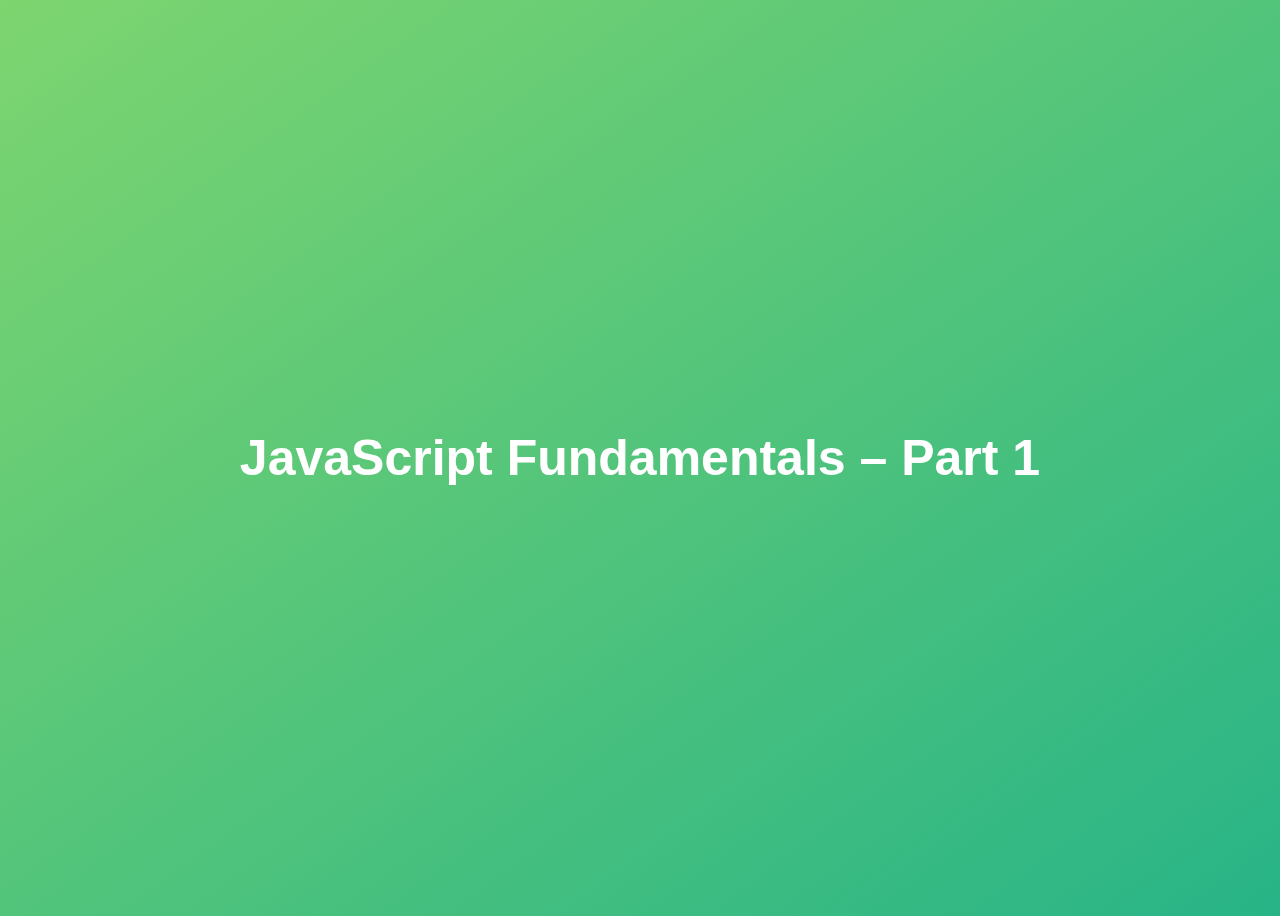
<file: section_001/index.html>
<!DOCTYPE html>
<html lang="ja">
  <head>
    <meta charset="UTF-8" />
    <meta name="viewport" content="width=device-width, initial-scale=1.0" />
    <meta http-equiv="X-UA-Compatible" content="ie=edge" />
    <title>JavaScript Fundamentals – Part 1</title>
    <link rel="stylesheet" href="static/css/style.css">
    <link rel="icon" href="static/favicon.png">
  </head>
  <body>
    <h1>JavaScript Fundamentals – Part 1</h1>

    <script src="script.js"></script>
    <script src="coding_challenge_1.js"></script>
    <script src="coding_challenge_2.js"></script>
    <script src="coding_challenge_3.js"></script>
    <script src="coding_challenge_4.js"></script>
  </body>
</html>
</file>
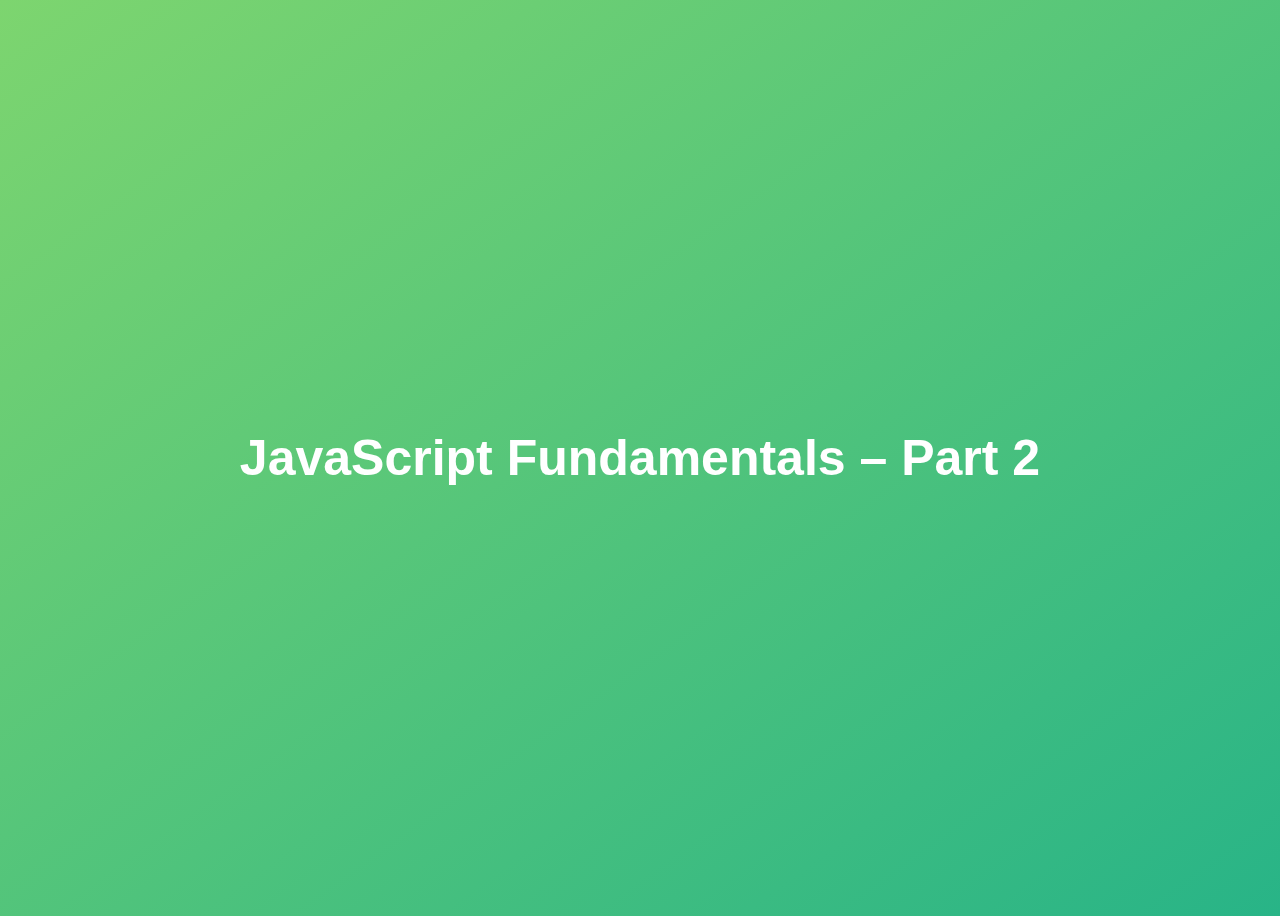
<file: section_002/index.html>
<!DOCTYPE html>
<html lang="ja">
  <head>
    <meta charset="UTF-8" />
    <meta name="viewport" content="width=device-width, initial-scale=1.0" />
    <link rel="stylesheet" href="static/css/style.css">
    <link rel="icon" href="static/favicon.ico">
    <title>JavaScript Fundamentals – Part 2</title>
  </head>
  <body>
    <h1>JavaScript Fundamentals – Part 2</h1>
    <script src="script.js"></script>
    <script src="coding_challenge_1.js"></script>
    <script src="coding_challenge_2.js"></script>
    <script src="coding_challenge_3.js"></script>
    <script src="coding_challenge_4.js"></script>
  </body>
</html>
</file>
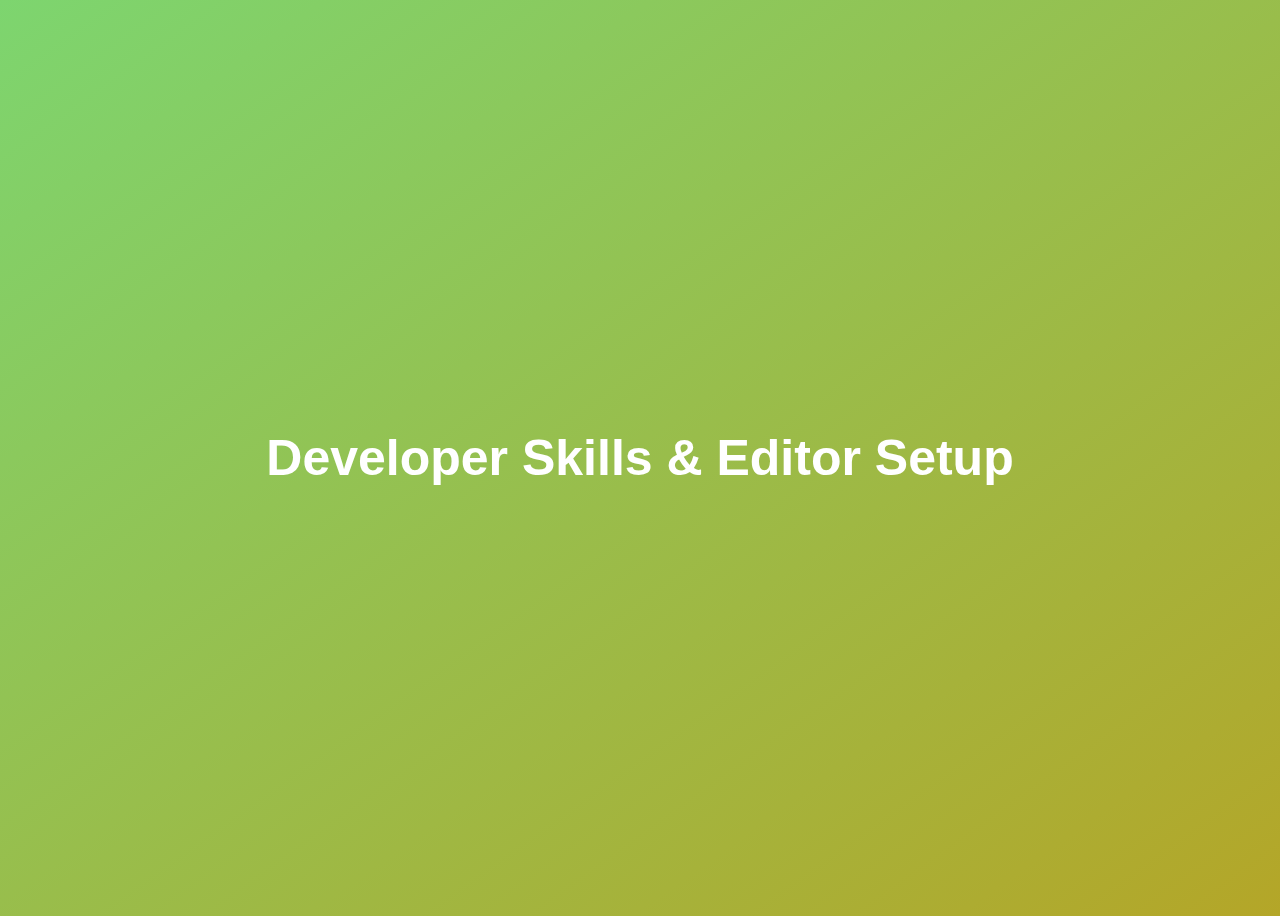
<file: section_003/index.html>
<!DOCTYPE html>
<html lang="ja">

<head>
    <meta charset="UTF-8" />
    <meta name="viewport" content="width=device-width, initial-scale=1.0" />
    <link rel="stylesheet" href="static/css/style.css" />
    <title>Developer Skills & Editor Setup</title>
</head>

<body>
    <h1>Developer Skills & Editor Setup</h1>
    <script src="script.js"></script>
    <script src="coding_challenge_1.js"></script>
</body>

</html>
</file>
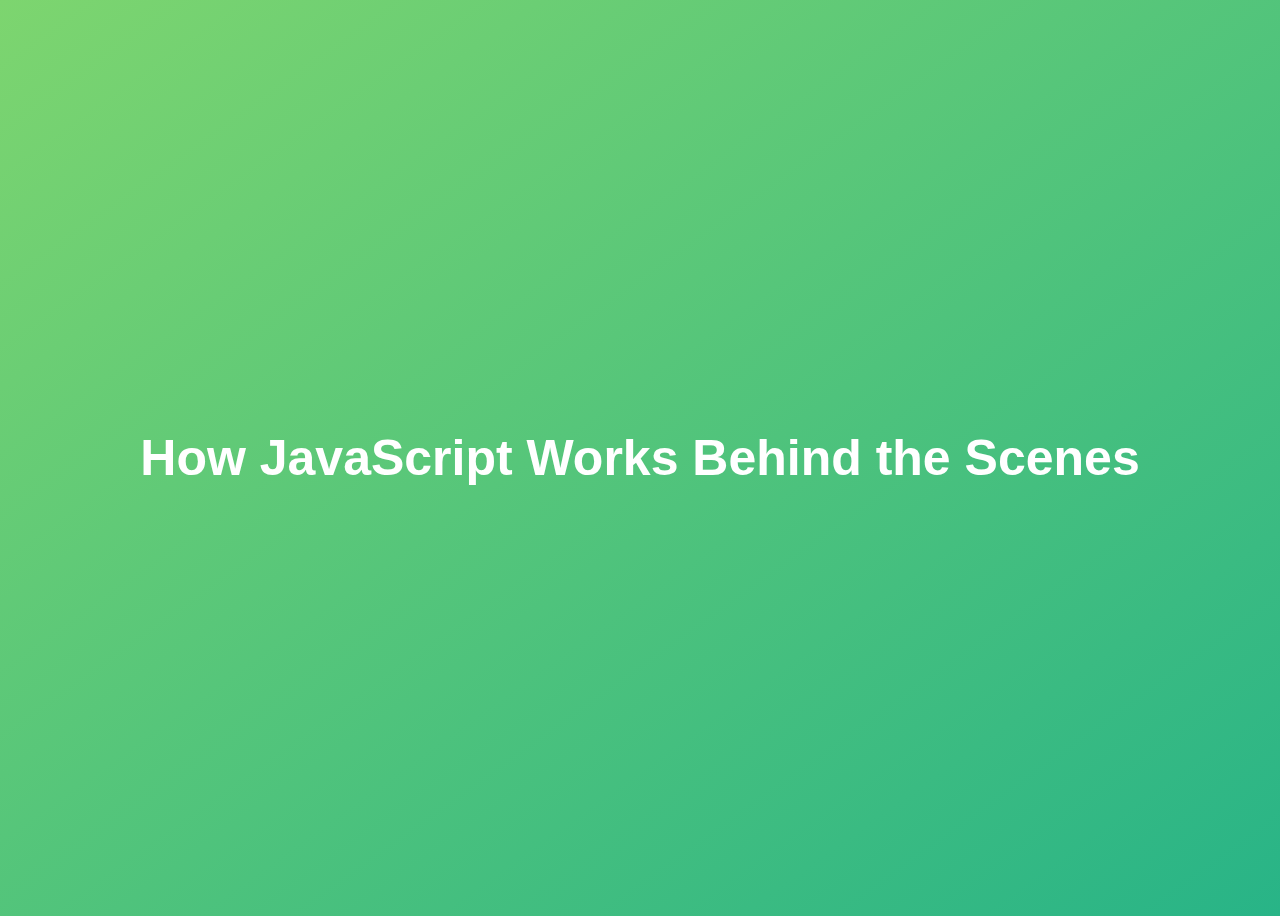
<file: section_006/index.html>
<!DOCTYPE html>
<html lang="en">
    <head>
        <meta charset="UTF-8" />
        <meta name="viewport" content="width=device-width, initial-scale=1.0" />
        <meta http-equiv="X-UA-Compatible" content="ie=edge" />
        <title>How JavaScript Works Behind the Scenes</title>
        <style>
            body {
                height: 100vh;
                display: flex;
                align-items: center;
                background: linear-gradient(to top left, #28b487, #7dd56f);
            }
            h1 {
                font-family: sans-serif;
                font-size: 50px;
                line-height: 1.3;
                width: 100%;
                padding: 30px;
                text-align: center;
                color: white;
            }
        </style>
    </head>
    <body>
        <h1>How JavaScript Works Behind the Scenes</h1>
        <script src="script.js"></script>
    </body>
</html>
</file>
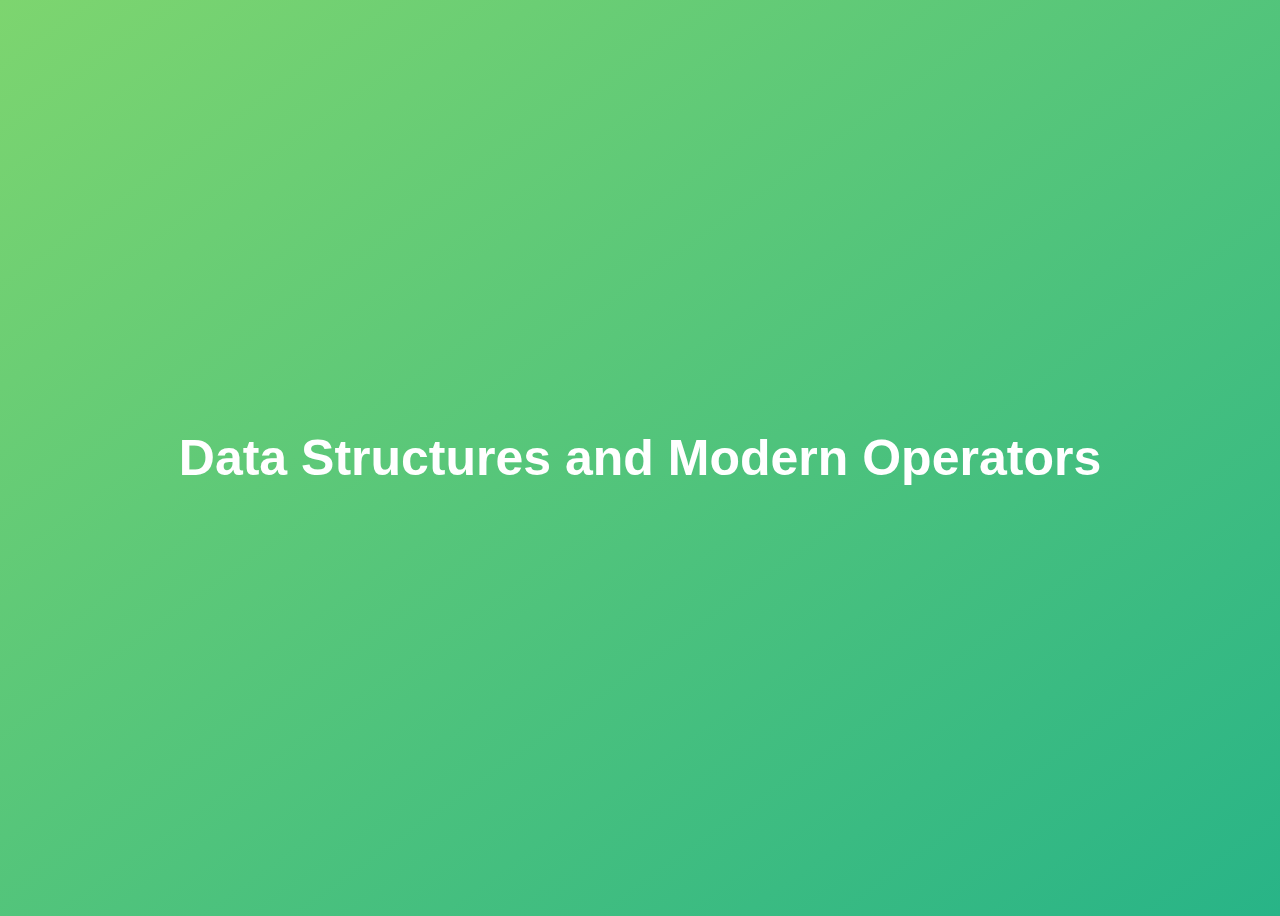
<file: section_008/index.html>
<!DOCTYPE html>
<html lang="ja">
    <head>
        <meta charset="UTF-8" />
        <meta name="viewport" content="width=device-width, initial-scale=1.0" />
        <meta http-equiv="X-UA-Compatible" content="ie=edge" />
        <link rel="stylesheet" href="static/css/style.css" />
        <link rel="icon" href="static/restaurant.png" />
        <title>Data Structures and Modern Operators</title>
        <script defer src="script.js"></script>
    </head>
    <body>
        <h1>Data Structures and Modern Operators</h1>
        <!-- <script src="coding_challenge_1.js"></script> -->
        <!-- <script src="coding_challenge_2.js"></script> -->
        <!-- <script src="coding_challenge_3.js"></script> -->
        <!-- <script src="coding_challenge_4.js"></script> -->
    </body>
</html>
</file>
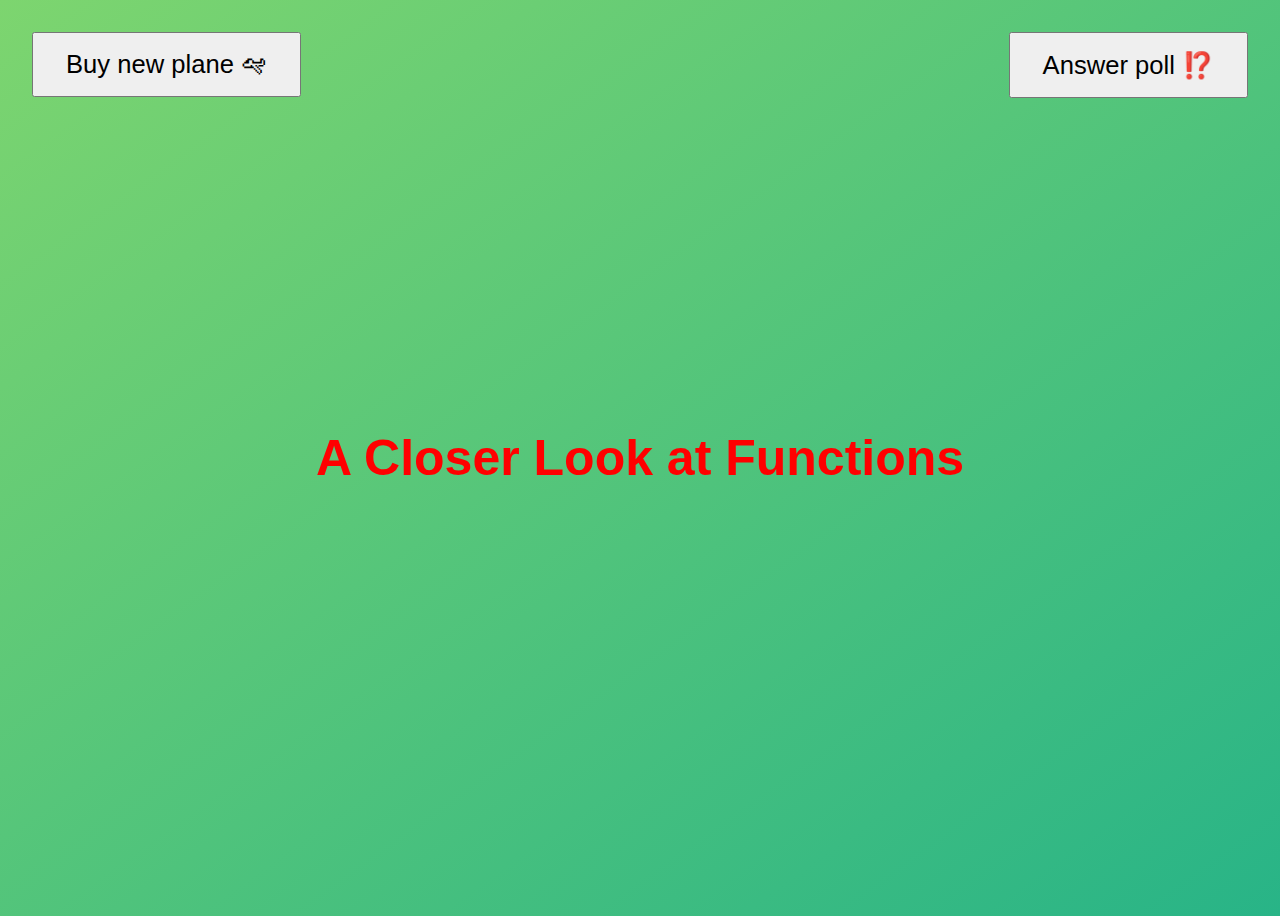
<file: section_009/index.html>
<!DOCTYPE html>
<html lang="en">
    <head>
        <meta charset="UTF-8" />
        <meta name="viewport" content="width=device-width, initial-scale=1.0" />
        <meta http-equiv="X-UA-Compatible" content="ie=edge" />
        <link rel="stylesheet" href="static/css/style.css">
        <link rel="icon" href="static/favicon.png">
        <title>A Closer Look at Functions</title>
    </head>
    <body>
        <h1>A Closer Look at Functions</h1>
        <button class="buy">Buy new plane 🛩</button>
        <button class="poll">Answer poll ⁉️</button>
        <script src="script.js"></script>
        <script src="coding_challenge_1.js"></script>
        <script src="coding_challenge_2.js"></script>
    </body>
</html>
</file>
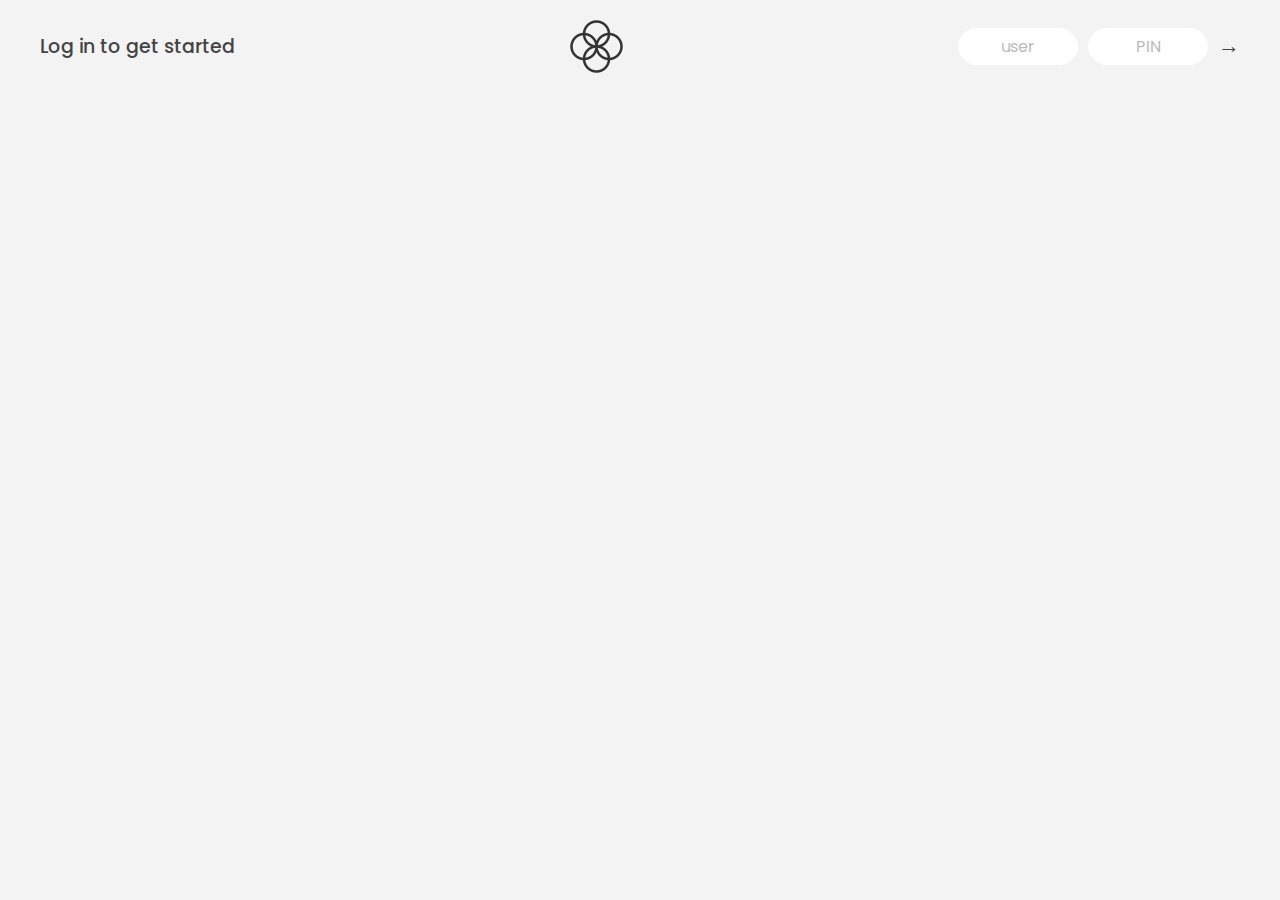
<file: section_010/index.html>
<!DOCTYPE html>
<html lang="ja">
    <head>
        <meta charset="UTF-8" />
        <meta name="viewport" content="width=device-width, initial-scale=1.0" />
        <meta http-equiv="X-UA-Compatible" content="ie=edge" />
        <link rel="shortcut icon" type="image/png" href="static/image/icon.png" />

        <link
            href="https://fonts.googleapis.com/css?family=Poppins:400,500,600&display=swap"
            rel="stylesheet"
        />

        <link rel="stylesheet" href="static/css/style.css" />
        <title>Bankist</title>
    </head>
    <body>
        <!-- TOP NAVIGATION -->
        <nav>
            <p class="welcome">Log in to get started</p>
            <img src="static/image/logo.png" alt="Logo" class="logo" />
            <form class="login">
                <input
                    type="text"
                    placeholder="user"
                    class="login__input login__input--user"
                />
                <!-- In practice, use type="password" -->
                <input
                    type="text"
                    placeholder="PIN"
                    maxlength="4"
                    class="login__input login__input--pin"
                />
                <button class="login__btn">&rarr;</button>
            </form>
        </nav>

        <main class="app">
            <!-- BALANCE -->
            <div class="balance">
                <div>
                    <p class="balance__label">Current balance</p>
                    <p class="balance__date">
                        As of <span class="date">05/03/2037</span>
                    </p>
                </div>
                <p class="balance__value">0000€</p>
            </div>

            <!-- MOVEMENTS -->
            <div class="movements">
                <div class="movements__row">
                    <div class="movements__type movements__type--deposit">
                        2 deposit
                    </div>
                    <div class="movements__date">3 days ago</div>
                    <div class="movements__value">4 000€</div>
                </div>
                <div class="movements__row">
                    <div class="movements__type movements__type--withdrawal">
                        1 withdrawal
                    </div>
                    <div class="movements__date">24/01/2037</div>
                    <div class="movements__value">-378€</div>
                </div>
            </div>

            <!-- SUMMARY -->
            <div class="summary">
                <p class="summary__label">In</p>
                <p class="summary__value summary__value--in">0000€</p>
                <p class="summary__label">Out</p>
                <p class="summary__value summary__value--out">0000€</p>
                <p class="summary__label">Interest</p>
                <p class="summary__value summary__value--interest">0000€</p>
                <button class="btn--sort">&downarrow; SORT</button>
            </div>

            <!-- OPERATION: TRANSFERS -->
            <div class="operation operation--transfer">
                <h2>Transfer money</h2>
                <form class="form form--transfer">
                    <input type="text" class="form__input form__input--to" />
                    <input
                        type="number"
                        class="form__input form__input--amount"
                    />
                    <button class="form__btn form__btn--transfer">
                        &rarr;
                    </button>
                    <label class="form__label">Transfer to</label>
                    <label class="form__label">Amount</label>
                </form>
            </div>

            <!-- OPERATION: LOAN -->
            <div class="operation operation--loan">
                <h2>Request loan</h2>
                <form class="form form--loan">
                    <input
                        type="number"
                        class="form__input form__input--loan-amount"
                    />
                    <button class="form__btn form__btn--loan">&rarr;</button>
                    <label class="form__label form__label--loan">Amount</label>
                </form>
            </div>

            <!-- OPERATION: CLOSE -->
            <div class="operation operation--close">
                <h2>Close account</h2>
                <form class="form form--close">
                    <input type="text" class="form__input form__input--user" />
                    <input
                        type="password"
                        maxlength="6"
                        class="form__input form__input--pin"
                    />
                    <button class="form__btn form__btn--close">&rarr;</button>
                    <label class="form__label">Confirm user</label>
                    <label class="form__label">Confirm PIN</label>
                </form>
            </div>

            <!-- LOGOUT TIMER -->
            <p class="logout-timer">
                You will be logged out in <span class="timer">05:00</span>
            </p>
        </main>

        <!-- <footer>
      &copy; by Jonas Schmedtmann. Don't claim as your own :)
    </footer> -->

        <script src="script.js"></script>
        <!-- <script src="script_app.js"></script> -->
        <!-- <script src="coding_challenge_1.js"></script> -->
        <!-- <script src="coding_challenge_2.js"></script> -->
        <!-- <script src="coding_challenge_4.js"></script> -->
        <script src="coding_challenge_4.js"></script>
    <!-- </body> -->
</html>
</file>
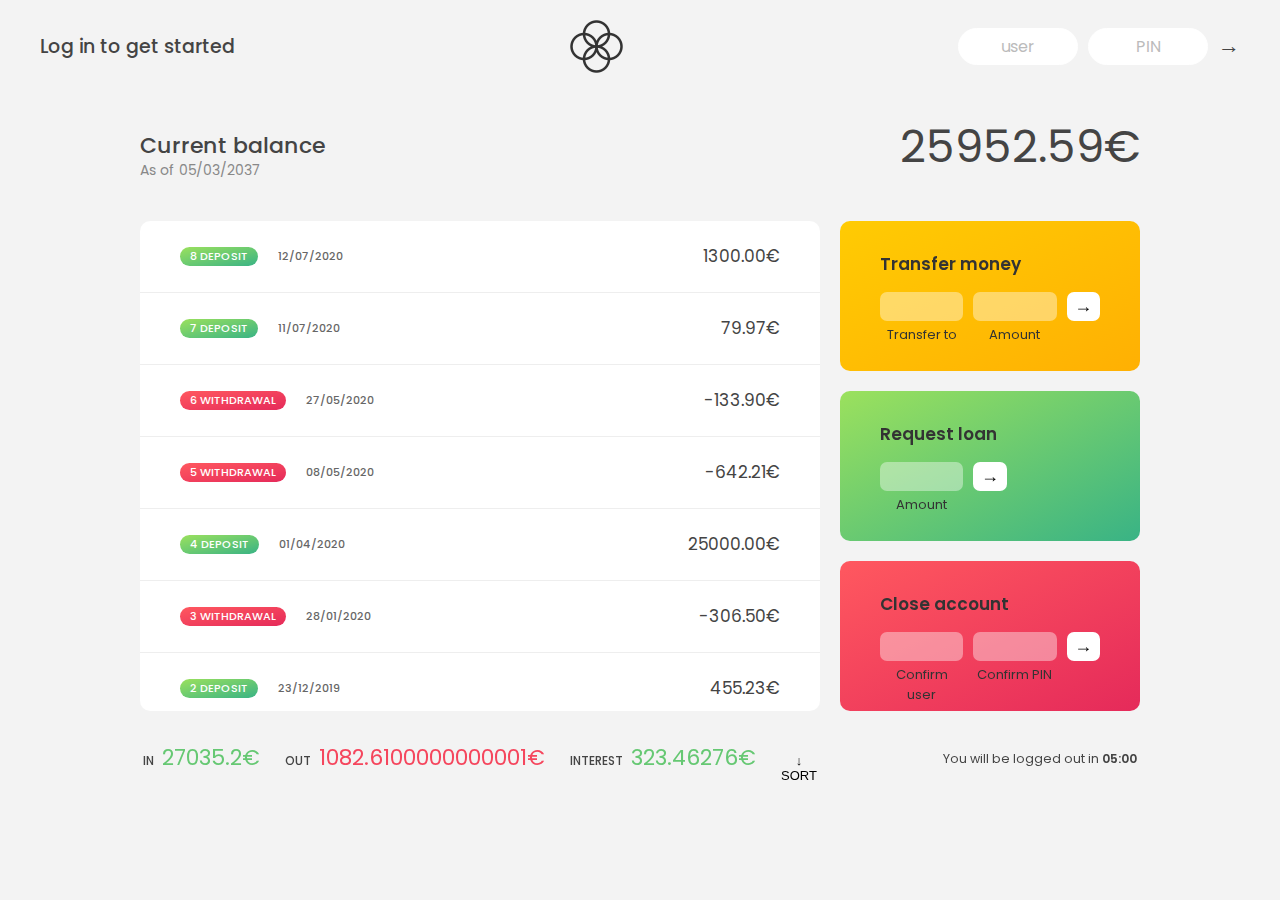
<file: section_011/index.html>
<!DOCTYPE html>
<html lang="ja">
    <head>
        <meta charset="UTF-8" />
        <meta name="viewport" content="width=device-width, initial-scale=1.0" />
        <meta http-equiv="X-UA-Compatible" content="ie=edge" />
        <link rel="shortcut icon" type="image/png" href="static/image/icon.png" />

        <link
            href="https://fonts.googleapis.com/css?family=Poppins:400,500,600&display=swap"
            rel="stylesheet"
        />

        <link rel="stylesheet" href="static/css/style.css" />
        <title>Bankist</title>
    </head>
    <body>
        <!-- TOP NAVIGATION -->
        <nav>
            <p class="welcome">Log in to get started</p>
            <img src="static/image/logo.png" alt="Logo" class="logo" />
            <form class="login">
                <input
                    type="text"
                    placeholder="user"
                    class="login__input login__input--user"
                />
                <!-- In practice, use type="password" -->
                <input
                    type="text"
                    placeholder="PIN"
                    maxlength="4"
                    class="login__input login__input--pin"
                />
                <button class="login__btn">&rarr;</button>
            </form>
        </nav>

        <main class="app">
            <!-- BALANCE -->
            <div class="balance">
                <div>
                    <p class="balance__label">Current balance</p>
                    <p class="balance__date">
                        As of <span class="date">05/03/2037</span>
                    </p>
                </div>
                <p class="balance__value">0000€</p>
            </div>

            <!-- MOVEMENTS -->
            <div class="movements">
                <div class="movements__row">
                    <div class="movements__type movements__type--deposit">
                        2 deposit
                    </div>
                    <div class="movements__date">3 days ago</div>
                    <div class="movements__value">4 000€</div>
                </div>
                <div class="movements__row">
                    <div class="movements__type movements__type--withdrawal">
                        1 withdrawal
                    </div>
                    <div class="movements__date">24/01/2037</div>
                    <div class="movements__value">-378€</div>
                </div>
            </div>

            <!-- SUMMARY -->
            <div class="summary">
                <p class="summary__label">In</p>
                <p class="summary__value summary__value--in">0000€</p>
                <p class="summary__label">Out</p>
                <p class="summary__value summary__value--out">0000€</p>
                <p class="summary__label">Interest</p>
                <p class="summary__value summary__value--interest">0000€</p>
                <button class="btn--sort">&downarrow; SORT</button>
            </div>

            <!-- OPERATION: TRANSFERS -->
            <div class="operation operation--transfer">
                <h2>Transfer money</h2>
                <form class="form form--transfer">
                    <input type="text" class="form__input form__input--to" />
                    <input
                        type="number"
                        class="form__input form__input--amount"
                    />
                    <button class="form__btn form__btn--transfer">
                        &rarr;
                    </button>
                    <label class="form__label">Transfer to</label>
                    <label class="form__label">Amount</label>
                </form>
            </div>

            <!-- OPERATION: LOAN -->
            <div class="operation operation--loan">
                <h2>Request loan</h2>
                <form class="form form--loan">
                    <input
                        type="number"
                        class="form__input form__input--loan-amount"
                    />
                    <button class="form__btn form__btn--loan">&rarr;</button>
                    <label class="form__label form__label--loan">Amount</label>
                </form>
            </div>

            <!-- OPERATION: CLOSE -->
            <div class="operation operation--close">
                <h2>Close account</h2>
                <form class="form form--close">
                    <input type="text" class="form__input form__input--user" />
                    <input
                        type="password"
                        maxlength="6"
                        class="form__input form__input--pin"
                    />
                    <button class="form__btn form__btn--close">&rarr;</button>
                    <label class="form__label">Confirm user</label>
                    <label class="form__label">Confirm PIN</label>
                </form>
            </div>

            <!-- LOGOUT TIMER -->
            <p class="logout-timer">
                You will be logged out in <span class="timer">05:00</span>
            </p>
        </main>

        <!-- <footer>
      &copy; by Jonas Schmedtmann. Don't claim as your own :)
    </footer> -->

        <script src="script.js"></script>
        <script src="banckist_script.js"></script>
    </body>
</html>
</file>
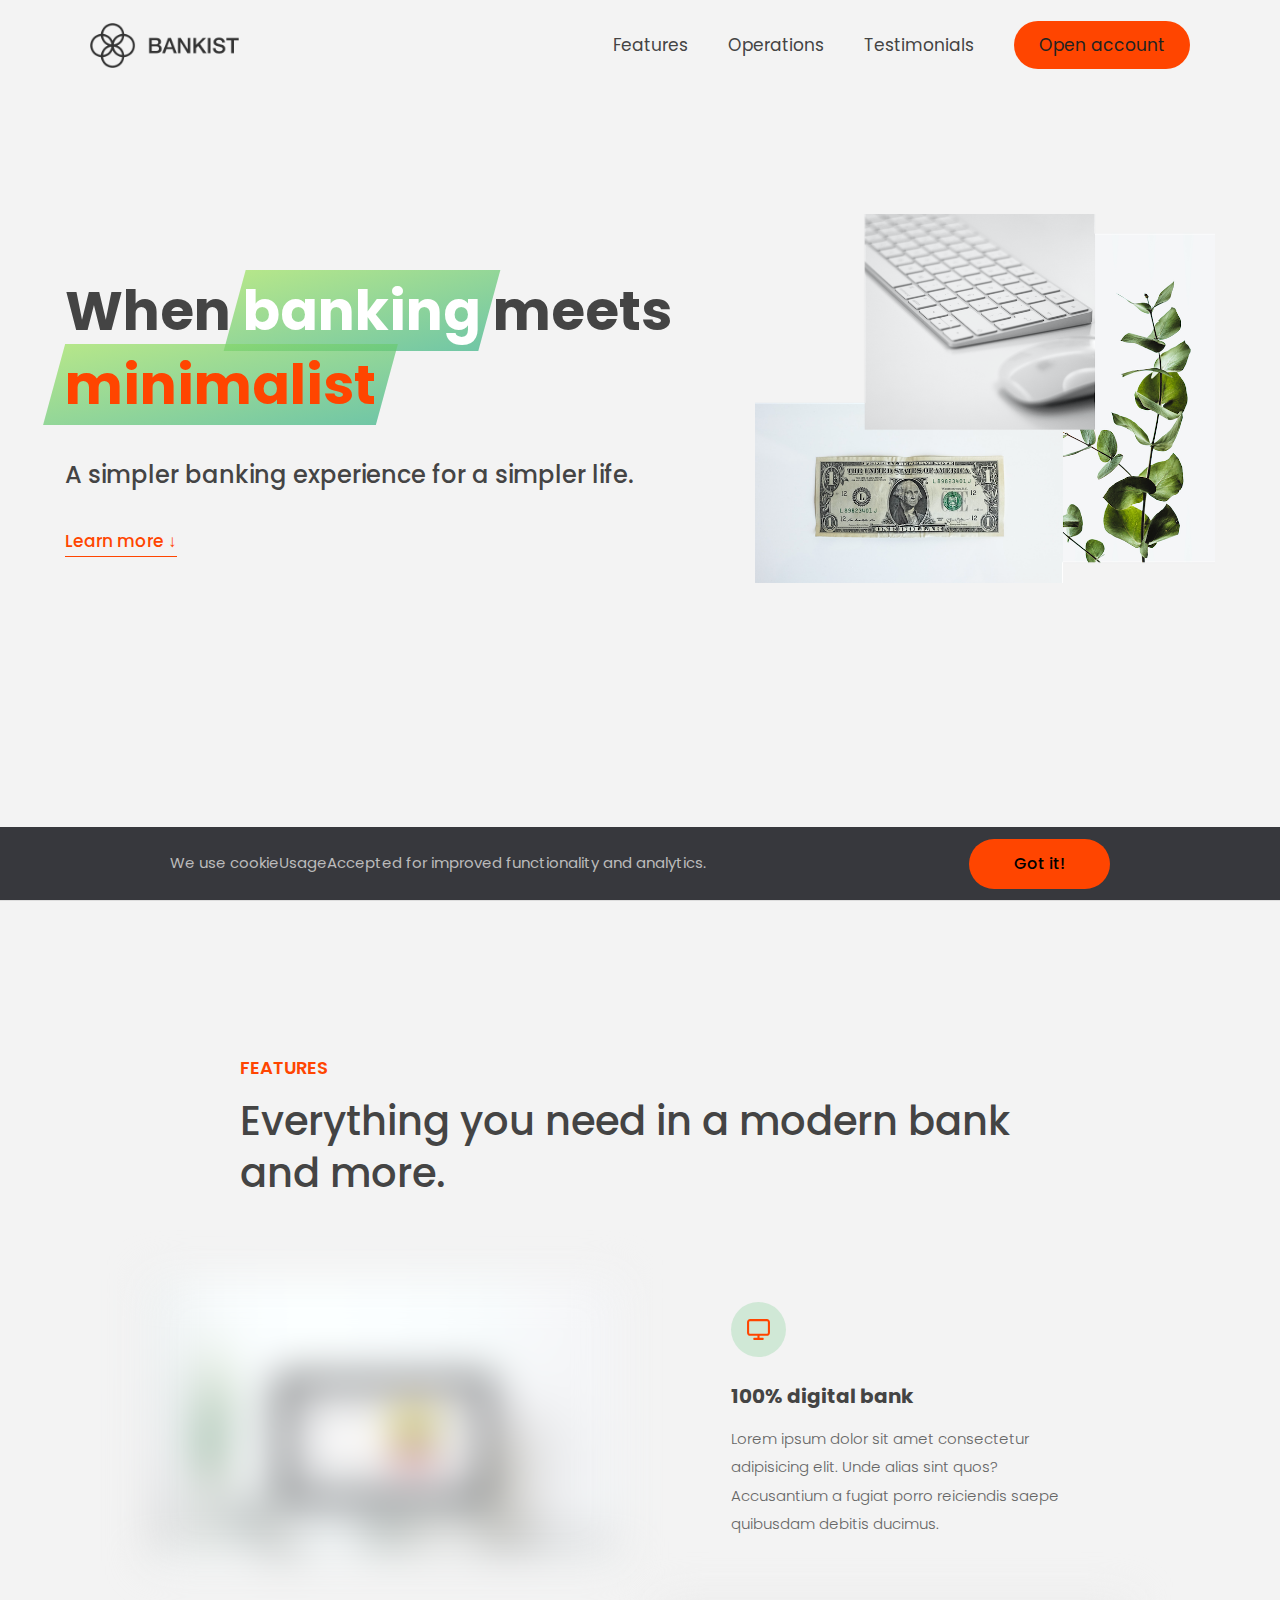
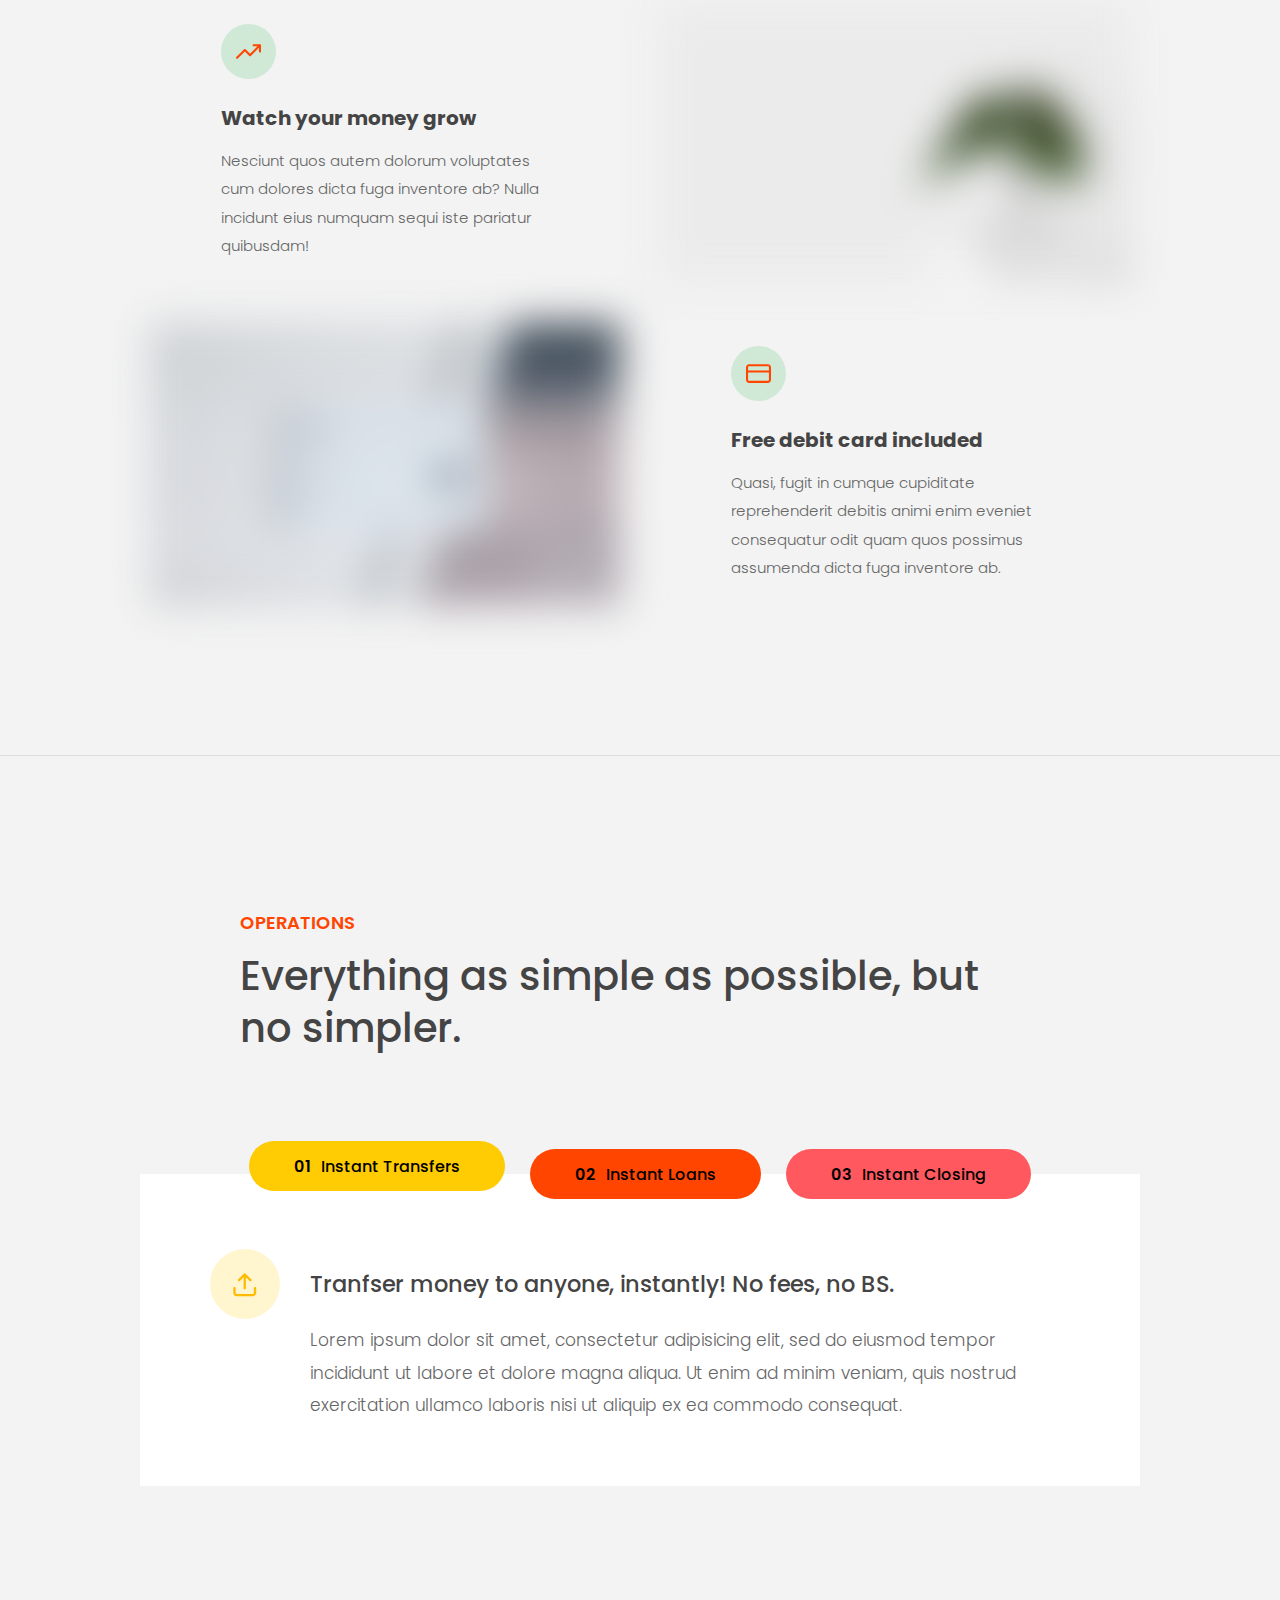
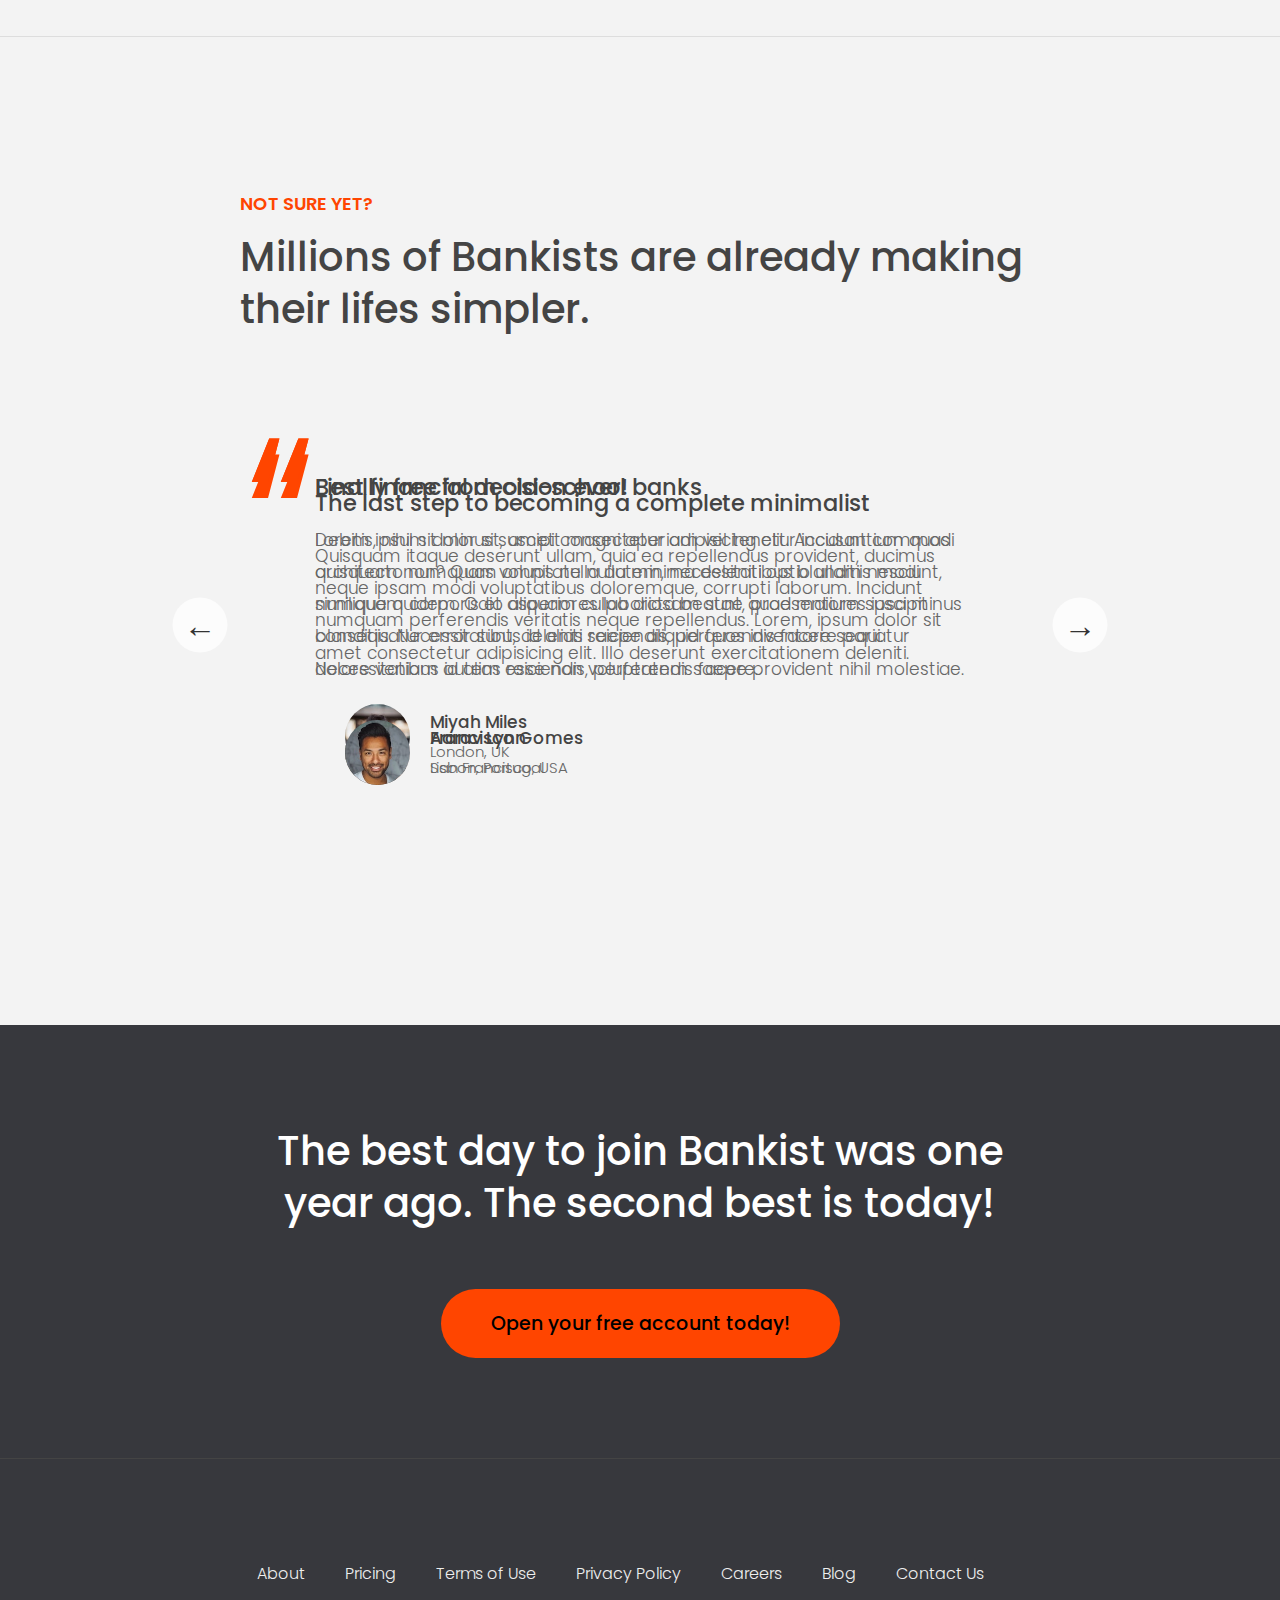
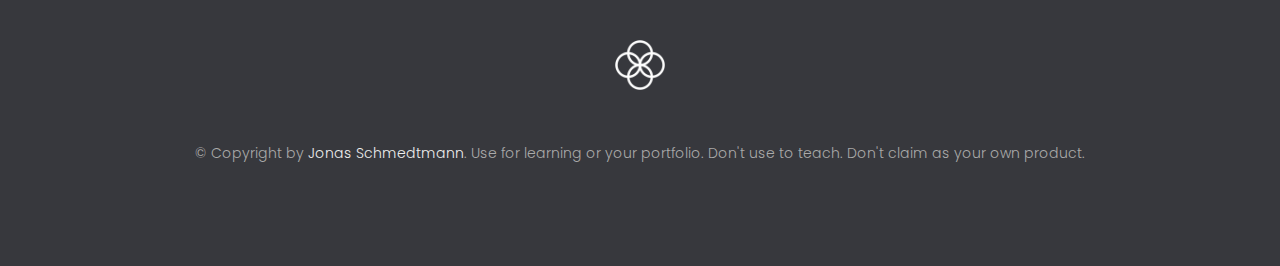
<file: section_012/index.html>
<!DOCTYPE html>
<html lang="ja">
    <head>
        <meta charset="UTF-8" />
        <meta name="viewport" content="width=device-width, initial-scale=1.0" />
        <meta http-equiv="X-UA-Compatible" content="ie=edge" />
        <link rel="shortcut icon" type="image/png" href="img/icon.png" />

        <link
            href="https://fonts.googleapis.com/css?family=Poppins:300,400,500,600&display=swap"
            rel="stylesheet"
        />
        <link rel="stylesheet" href="static/css/style.css" />
        <title>Bankist | When Banking meets Minimalist</title>
    </head>
    <body>
        <header class="header">
            <nav class="nav">
                <img
                    src="img/logo.png"
                    alt="Bankist logo"
                    class="nav__logo"
                    id="logo"
                />
                <ul class="nav__links">
                    <li class="nav__item">
                        <a class="nav__link" href="#section--1">Features</a>
                    </li>
                    <li class="nav__item">
                        <a class="nav__link" href="#section--2">Operations</a>
                    </li>
                    <li class="nav__item">
                        <a class="nav__link" href="#section--3">Testimonials</a>
                    </li>
                    <li class="nav__item">
                        <a
                            class="nav__link nav__link--btn btn--show-modal"
                            href="#"
                            >Open account</a
                        >
                    </li>
                </ul>
            </nav>

            <div class="header__title">
                <h1>
                    When
                    <!-- Green highlight effect -->
                    <span class="highlight">banking</span>
                    meets<br />
                    <span class="highlight">minimalist</span>
                </h1>
                <h4>A simpler banking experience for a simpler life.</h4>
                <button class="btn--text btn--scroll-to">
                    Learn more &DownArrow;
                </button>
                <img
                    src="img/hero.png"
                    class="header__img"
                    alt="Minimalist bank items"
                />
            </div>
        </header>

        <section class="section" id="section--1">
            <div class="section__title">
                <h2 class="section__description">Features</h2>
                <h3 class="section__header">
                    Everything you need in a modern bank and more.
                </h3>
            </div>

            <div class="features">
                <img
                    src="img/digital-lazy.jpg"
                    data-src="img/digital.jpg"
                    alt="Computer"
                    class="features__img lazy-img"
                />
                <div class="features__feature">
                    <div class="features__icon">
                        <svg>
                            <use xlink:href="img/icons.svg#icon-monitor"></use>
                        </svg>
                    </div>
                    <h5 class="features__header">100% digital bank</h5>
                    <p>
                        Lorem ipsum dolor sit amet consectetur adipisicing elit.
                        Unde alias sint quos? Accusantium a fugiat porro
                        reiciendis saepe quibusdam debitis ducimus.
                    </p>
                </div>

                <div class="features__feature">
                    <div class="features__icon">
                        <svg>
                            <use
                                xlink:href="img/icons.svg#icon-trending-up"
                            ></use>
                        </svg>
                    </div>
                    <h5 class="features__header">Watch your money grow</h5>
                    <p>
                        Nesciunt quos autem dolorum voluptates cum dolores dicta
                        fuga inventore ab? Nulla incidunt eius numquam sequi
                        iste pariatur quibusdam!
                    </p>
                </div>
                <img
                    src="img/grow-lazy.jpg"
                    data-src="img/grow.jpg"
                    alt="Plant"
                    class="features__img lazy-img"
                />

                <img
                    src="img/card-lazy.jpg"
                    data-src="img/card.jpg"
                    alt="Credit card"
                    class="features__img lazy-img"
                />
                <div class="features__feature">
                    <div class="features__icon">
                        <svg>
                            <use
                                xlink:href="img/icons.svg#icon-credit-card"
                            ></use>
                        </svg>
                    </div>
                    <h5 class="features__header">Free debit card included</h5>
                    <p>
                        Quasi, fugit in cumque cupiditate reprehenderit debitis
                        animi enim eveniet consequatur odit quam quos possimus
                        assumenda dicta fuga inventore ab.
                    </p>
                </div>
            </div>
        </section>

        <section class="section" id="section--2">
            <div class="section__title">
                <h2 class="section__description">Operations</h2>
                <h3 class="section__header">
                    Everything as simple as possible, but no simpler.
                </h3>
            </div>

            <div class="operations">
                <div class="operations__tab-container">
                    <button
                        class="btn operations__tab operations__tab--1 operations__tab--active"
                        data-tab="1"
                    >
                        <span>01</span>Instant Transfers
                    </button>
                    <button
                        class="btn operations__tab operations__tab--2"
                        data-tab="2"
                    >
                        <span>02</span>Instant Loans
                    </button>
                    <button
                        class="btn operations__tab operations__tab--3"
                        data-tab="3"
                    >
                        <span>03</span>Instant Closing
                    </button>
                </div>
                <div
                    class="operations__content operations__content--1 operations__content--active"
                >
                    <div class="operations__icon operations__icon--1">
                        <svg>
                            <use xlink:href="img/icons.svg#icon-upload"></use>
                        </svg>
                    </div>
                    <h5 class="operations__header">
                        Tranfser money to anyone, instantly! No fees, no BS.
                    </h5>
                    <p>
                        Lorem ipsum dolor sit amet, consectetur adipisicing
                        elit, sed do eiusmod tempor incididunt ut labore et
                        dolore magna aliqua. Ut enim ad minim veniam, quis
                        nostrud exercitation ullamco laboris nisi ut aliquip ex
                        ea commodo consequat.
                    </p>
                </div>

                <div class="operations__content operations__content--2">
                    <div class="operations__icon operations__icon--2">
                        <svg>
                            <use xlink:href="img/icons.svg#icon-home"></use>
                        </svg>
                    </div>
                    <h5 class="operations__header">
                        Buy a home or make your dreams come true, with instant
                        loans.
                    </h5>
                    <p>
                        Duis aute irure dolor in reprehenderit in voluptate
                        velit esse cillum dolore eu fugiat nulla pariatur.
                        Excepteur sint occaecat cupidatat non proident, sunt in
                        culpa qui officia deserunt mollit anim id est laborum.
                    </p>
                </div>
                <div class="operations__content operations__content--3">
                    <div class="operations__icon operations__icon--3">
                        <svg>
                            <use xlink:href="img/icons.svg#icon-user-x"></use>
                        </svg>
                    </div>
                    <h5 class="operations__header">
                        No longer need your account? No problem! Close it
                        instantly.
                    </h5>
                    <p>
                        Excepteur sint occaecat cupidatat non proident, sunt in
                        culpa qui officia deserunt mollit anim id est laborum.
                        Ut enim ad minim veniam, quis nostrud exercitation
                        ullamco laboris nisi ut aliquip ex ea commodo consequat.
                    </p>
                </div>
            </div>
        </section>

        <section class="section" id="section--3">
            <div class="section__title section__title--testimonials">
                <h2 class="section__description">Not sure yet?</h2>
                <h3 class="section__header">
                    Millions of Bankists are already making their lifes simpler.
                </h3>
            </div>

            <div class="slider">
                <div class="slide slide--1">
                    <div class="testimonial">
                        <h5 class="testimonial__header">
                            Best financial decision ever!
                        </h5>
                        <blockquote class="testimonial__text">
                            Lorem ipsum dolor sit, amet consectetur adipisicing
                            elit. Accusantium quas quisquam non? Quas voluptate
                            nulla minima deleniti optio ullam nesciunt, numquam
                            corporis et asperiores laboriosam sunt, praesentium
                            suscipit blanditiis. Necessitatibus id alias
                            reiciendis, perferendis facere pariatur dolore
                            veniam autem esse non voluptatem saepe provident
                            nihil molestiae.
                        </blockquote>
                        <address class="testimonial__author">
                            <img
                                src="img/user-1.jpg"
                                alt=""
                                class="testimonial__photo"
                            />
                            <h6 class="testimonial__name">Aarav Lynn</h6>
                            <p class="testimonial__location">
                                San Francisco, USA
                            </p>
                        </address>
                    </div>
                </div>

                <div class="slide slide--2">
                    <div class="testimonial">
                        <h5 class="testimonial__header">
                            The last step to becoming a complete minimalist
                        </h5>
                        <blockquote class="testimonial__text">
                            Quisquam itaque deserunt ullam, quia ea repellendus
                            provident, ducimus neque ipsam modi voluptatibus
                            doloremque, corrupti laborum. Incidunt numquam
                            perferendis veritatis neque repellendus. Lorem,
                            ipsum dolor sit amet consectetur adipisicing elit.
                            Illo deserunt exercitationem deleniti.
                        </blockquote>
                        <address class="testimonial__author">
                            <img
                                src="img/user-2.jpg"
                                alt=""
                                class="testimonial__photo"
                            />
                            <h6 class="testimonial__name">Miyah Miles</h6>
                            <p class="testimonial__location">London, UK</p>
                        </address>
                    </div>
                </div>

                <div class="slide slide--3">
                    <div class="testimonial">
                        <h5 class="testimonial__header">
                            Finally free from old-school banks
                        </h5>
                        <blockquote class="testimonial__text">
                            Debitis, nihil sit minus suscipit magni aperiam vel
                            tenetur incidunt commodi architecto numquam omnis
                            nulla autem, necessitatibus blanditiis modi
                            similique quidem. Odio aliquam culpa dicta beatae
                            quod maiores ipsa minus consequatur error sunt,
                            deleniti saepe aliquid quos inventore sequi.
                            Necessitatibus id alias reiciendis, perferendis
                            facere.
                        </blockquote>
                        <address class="testimonial__author">
                            <img
                                src="img/user-3.jpg"
                                alt=""
                                class="testimonial__photo"
                            />
                            <h6 class="testimonial__name">Francisco Gomes</h6>
                            <p class="testimonial__location">
                                Lisbon, Portugal
                            </p>
                        </address>
                    </div>
                </div>

                <!-- <div class="slide"><img src="img/img-1.jpg" alt="Photo 1" /></div>
        <div class="slide"><img src="img/img-2.jpg" alt="Photo 2" /></div>
        <div class="slide"><img src="img/img-3.jpg" alt="Photo 3" /></div>
        <div class="slide"><img src="img/img-4.jpg" alt="Photo 4" /></div> -->
                <button class="slider__btn slider__btn--left">&larr;</button>
                <button class="slider__btn slider__btn--right">&rarr;</button>
                <div class="dots"></div>
            </div>
        </section>

        <section class="section section--sign-up">
            <div class="section__title">
                <h3 class="section__header">
                    The best day to join Bankist was one year ago. The second
                    best is today!
                </h3>
            </div>
            <button class="btn btn--show-modal">
                Open your free account today!
            </button>
        </section>

        <footer class="footer">
            <ul class="footer__nav">
                <li class="footer__item">
                    <a class="footer__link" href="#">About</a>
                </li>
                <li class="footer__item">
                    <a class="footer__link" href="#">Pricing</a>
                </li>
                <li class="footer__item">
                    <a class="footer__link" href="#">Terms of Use</a>
                </li>
                <li class="footer__item">
                    <a class="footer__link" href="#">Privacy Policy</a>
                </li>
                <li class="footer__item">
                    <a class="footer__link" href="#">Careers</a>
                </li>
                <li class="footer__item">
                    <a class="footer__link" href="#">Blog</a>
                </li>
                <li class="footer__item">
                    <a class="footer__link" href="#">Contact Us</a>
                </li>
            </ul>
            <img src="img/icon.png" alt="Logo" class="footer__logo" />
            <p class="footer__copyright">
                &copy; Copyright by
                <a
                    class="footer__link twitter-link"
                    target="_blank"
                    href="https://twitter.com/jonasschmedtman"
                    >Jonas Schmedtmann</a
                >. Use for learning or your portfolio. Don't use to teach. Don't
                claim as your own product.
            </p>
        </footer>

        <div class="modal hidden">
            <button class="btn--close-modal">&times;</button>
            <h2 class="modal__header">
                Open your bank account <br />
                in just <span class="highlight">5 minutes</span>
            </h2>
            <form class="modal__form">
                <label>First Name</label>
                <input type="text" />
                <label>Last Name</label>
                <input type="text" />
                <label>Email Address</label>
                <input type="email" />
                <button class="btn">Next step &rarr;</button>
            </form>
        </div>
        <div class="overlay hidden"></div>

        <script src="script.js"></script>
    </body>
</html>
</file>
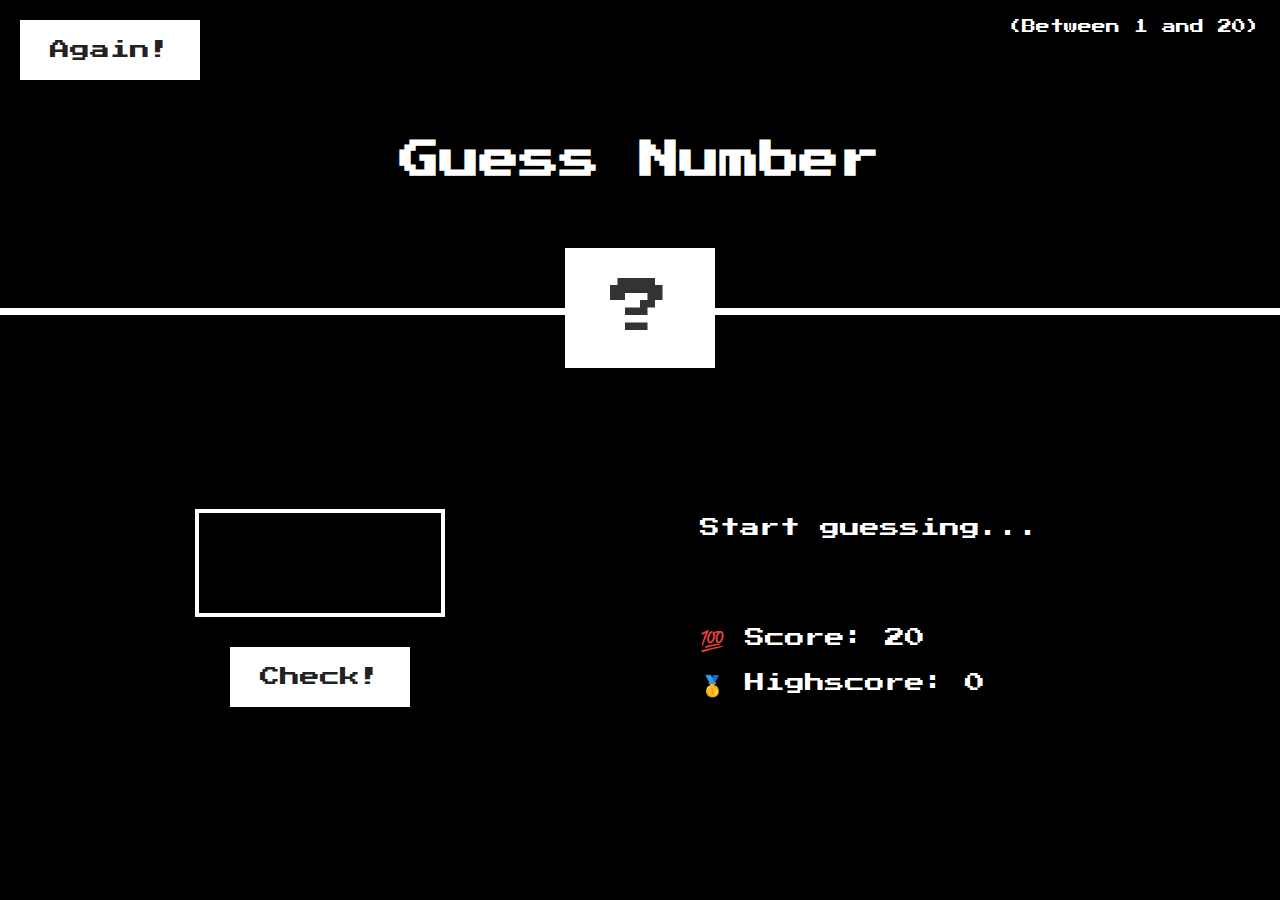
<file: section_005/guess-number/index.html>
<!DOCTYPE html>
<html lang="ja">
    <head>
        <title>uGuess Number</title>
        <meta charset="UTF-8">
        <meta name="viewport" content="width=device-width, initial-scale=1">
        <link href="static/css/style.css" rel="stylesheet">
        <link href="static/cross_buttons.png" rel="icon">
    </head>
    <body>
        <header>
            <h1>Guess Number</h1>
            <p class="between">(Between 1 and 20)</p>
            <button class="btn again">Again!</button>
            <div class="number">?</div>
        </header>
        <main>
            <section class="left">
                <input type="number" class="guess">
                <button class="btn check">Check!</button>
            </section>
            <section class="right">
                <p class="message">Start guessing...</p>
                <p class="label-score">💯 Score: <span class="score">20</span></p>
                <p class="label-highscore">
                    🥇 Highscore: <span class="highscore">0</span>
                </p>
        </main>
        <script src="script.js"></script>
    </body>
</html>
</file>
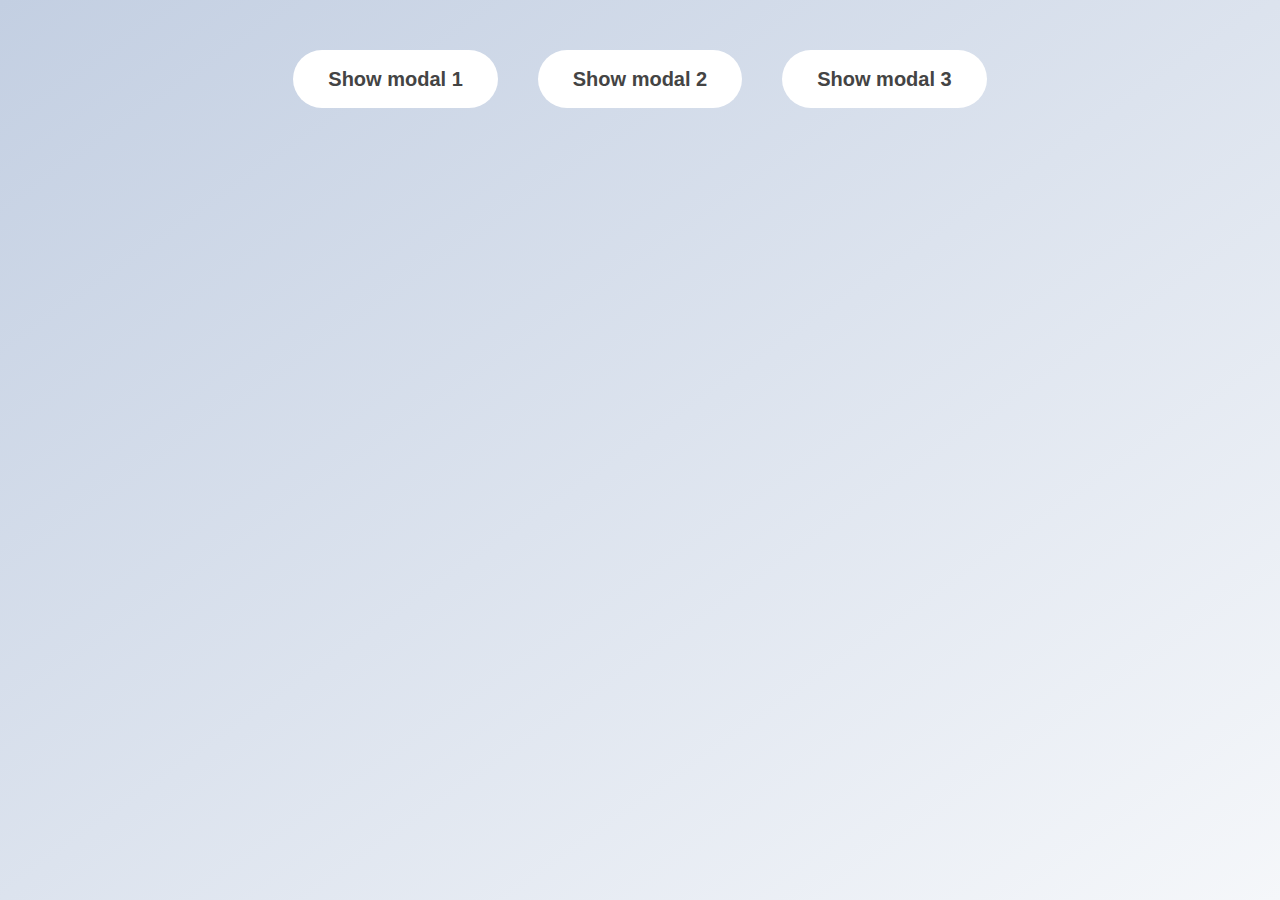
<file: section_005/modal/index.html>
<!DOCTYPE html>
<html lang="ja">
    <head>
        <meta charset="UTF-8">
        <meta name="viewport" content="width=device-width, initial-scale=1">
        <link href="static/css/style.css" rel="stylesheet">
        <link href="static/web-page.png" rel="icon">
        <title>Modal Window</title>
    </head>
    <body>
        <button class="show-modal">Show modal 1</button>
        <button class="show-modal">Show modal 2</button>
        <button class="show-modal">Show modal 3</button>

        <div class="modal hidden">
            <button class="close-modal">&timesbar;</button>
            <h1>I'm a modal Window! 🍣</h1>
            <p>
                Lorem ipsum dolor sit amet, consectetur adipisicing elit, sed do eiusmod
                tempor incididunt ut labore et dolore magna aliqua. Ut enim ad minim
                veniam, quis nostrud exercitation ullamco laboris nisi ut aliquip ex ea
                commodo consequat. Duis aute irure dolor in reprehenderit in voluptate
                velit esse cillum dolore eu fugiat nulla pariatur. Excepteur sint
                occaecat cupidatat non proident, sunt in culpa qui officia deserunt
                mollit anim id est laborum.
            </p>
        </div>
        <div class="overlay hidden"></div>
        <script src="script.js"></script>
    </body>
</html>
</file>
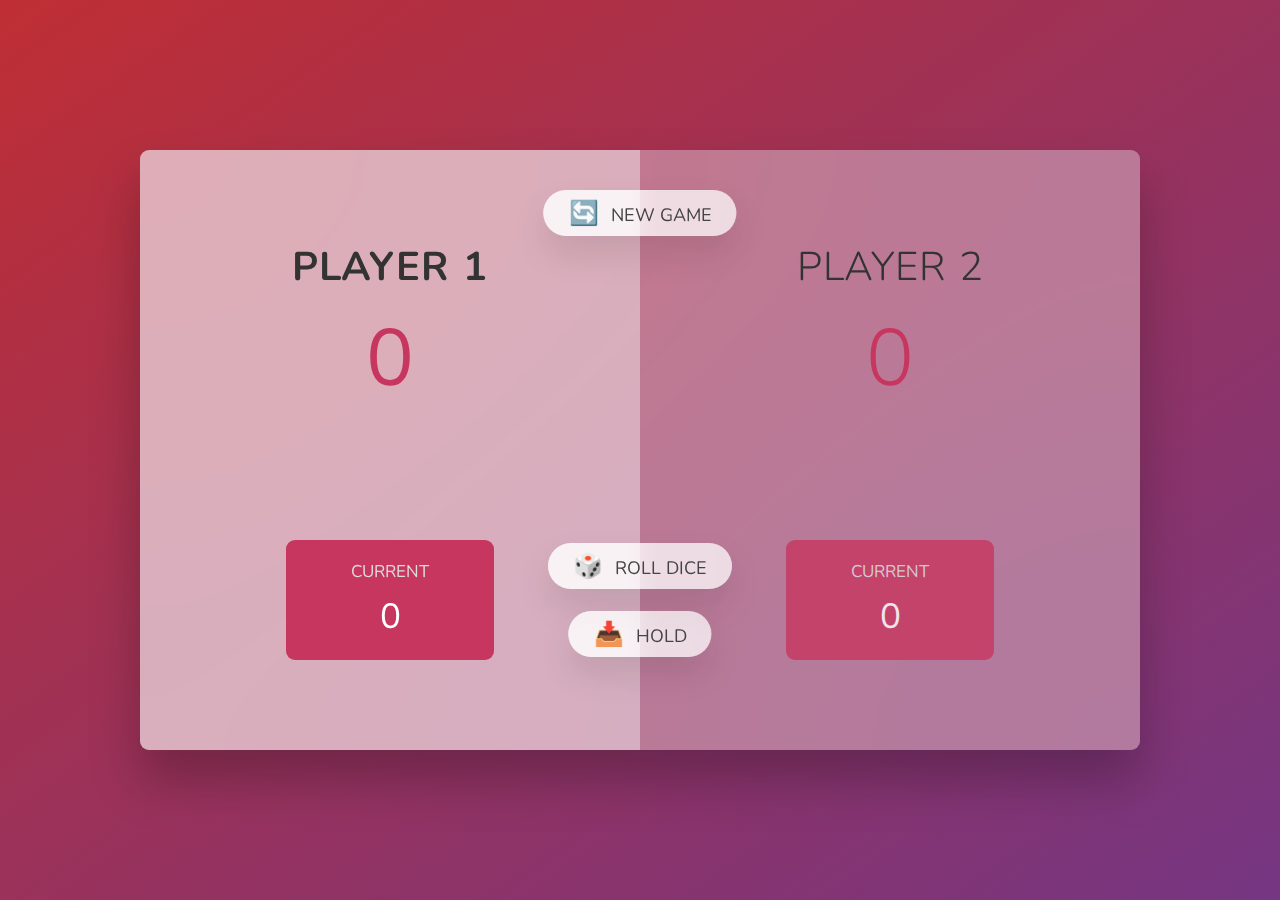
<file: section_005/pig-game/index.html>
<!DOCTYPE html>
<html lang="ja">
    <head>
        <meta charset="UTF-8">
        <meta name="viewport" content="width=device-width, initial-scale=1">
        <link href="static/css/style.css" rel="stylesheet">
        <link href="static/wolf2.png" rel="icon">
        <title>PIG GAME</title>
    </head>
    <body>
        <main>
            <section class="player player--0 player--active">
                <h2 class="name" id="name--0">Player 1</h2>
                <p class="score" id="score--0">43</p>
                <div class="current">
                    <p class="current-label">Current</p>
                    <p class="current-score" id="current--0">0</p>
                </div>
            </section>
            <section class="player player--1">
                <h2 class="name" id="name--1">Player 2</h2>
                <p class="score" id="score--1">24</p>
                <div class="current">
                    <p class="current-label">Current</p>
                    <p class="current-score" id="current--1">0</p>
                </div>
            </section>

            <img src="static/dices/dice-5.png" alt="Playing dice" class="dice" />
            <button class="btn btn--new">🔄 New game</button>
            <button class="btn btn--roll">🎲 Roll dice</button>
            <button class="btn btn--hold">📥 Hold</button>
        </main>
        <script src="script.js"></script>
    </body>
</html>
</file>
<file: section_001/static/css/style.css>
body {
    height: 100vh;
    display: flex;
    align-items: center;
    background: linear-gradient(to top left, #28b487, #7dd56f);
}
h1 {
    font-family: sans-serif;
    font-size: 50px;
    line-height: 1.3;
    width: 100%;
    padding: 30px;
    text-align: center;
    color: white;
}
</file>
<file: section_002/static/css/style.css>
body {
    height: 100vh;
    display: flex;
    align-items: center;
    background: linear-gradient(to top left, #28b487, #7dd56f);
}

h1 {
    font-family: sans-serif;
    font-size: 50px;
    line-height: 1.3;
    width: 100%;
    padding: 30px;
    text-align: center;
    color: white;
}
</file>
<file: section_003/static/css/style.css>
body {
    height: 100vh;
    display: flex;
    align-items: center;
    background: linear-gradient(to top left, #b4a628, #7dd56f);
}

h1 {
    font-family: sans-serif;
    font-size: 50px;
    line-height: 1.3;
    width: 100%;
    padding: 30px;
    text-align: center;
    color: white;
}
</file>
<file: section_008/static/css/style.css>
body {
    height: 100vh;
    display: flex;
    align-items: center;
    background: linear-gradient(to top left, #28b487, #7dd56f);
}

h1 {
    font-family: sans-serif;
    font-size: 50px;
    line-height: 1.3;
    width: 100%;
    padding: 30px;
    text-align: center;
    color: white;
}

button {
    width: 50px;
    height: 20px;
    margin: 10px;
}

textarea {
    width: 300px;
    height: 100px;
}
</file>
<file: section_009/static/css/style.css>
body {
    height: 100vh;
    display: flex;
    align-items: center;
    background: linear-gradient(to top left, #28b487, #7dd56f);
}

h1 {
    font-family: sans-serif;
    font-size: 50px;
    line-height: 1.3;
    width: 100%;
    padding: 30px;
    text-align: center;
    color: white;
}

.buy,
.poll {
    font-size: 1.6rem;
    padding: 1rem 2rem;
    position: absolute;
    top: 2rem;
}

.buy {
    left: 2rem;
}

.poll {
    right: 2rem;
}
</file>
<file: section_010/static/css/style.css>
/*
 * Use this CSS to learn some intersting techniques,
 * in case you're wondering how I built the UI.
 * Have fun! 😁
 */

* {
    margin: 0;
    padding: 0;
    box-sizing: inherit;
}

html {
    font-size: 62.5%;
    box-sizing: border-box;
}

body {
    font-family: "Poppins", sans-serif;
    color: #444;
    background-color: #f3f3f3;
    height: 100vh;
    padding: 2rem;
}

nav {
    display: flex;
    justify-content: space-between;
    align-items: center;
    padding: 0 2rem;
}

.welcome {
    font-size: 1.9rem;
    font-weight: 500;
}

.logo {
    height: 5.25rem;
}

.login {
    display: flex;
}

.login__input {
    border: none;
    padding: 0.5rem 2rem;
    font-size: 1.6rem;
    font-family: inherit;
    text-align: center;
    width: 12rem;
    border-radius: 10rem;
    margin-right: 1rem;
    color: inherit;
    border: 1px solid #fff;
    transition: all 0.3s;
}

.login__input:focus {
    outline: none;
    border: 1px solid #ccc;
}

.login__input::placeholder {
    color: #bbb;
}

.login__btn {
    border: none;
    background: none;
    font-size: 2.2rem;
    color: inherit;
    cursor: pointer;
    transition: all 0.3s;
}

.login__btn:hover,
.login__btn:focus,
.btn--sort:hover,
.btn--sort:focus {
    outline: none;
    color: #777;
}

/* MAIN */
.app {
    position: relative;
    max-width: 100rem;
    margin: 4rem auto;
    display: grid;
    grid-template-columns: 4fr 3fr;
    grid-template-rows: auto repeat(3, 15rem) auto;
    gap: 2rem;

    /* NOTE This creates the fade in/out anumation */
    opacity: 0;
    transition: all 1s;
}

.balance {
    grid-column: 1 / span 2;
    display: flex;
    align-items: flex-end;
    justify-content: space-between;
    margin-bottom: 2rem;
}

.balance__label {
    font-size: 2.2rem;
    font-weight: 500;
    margin-bottom: -0.2rem;
}

.balance__date {
    font-size: 1.4rem;
    color: #888;
}

.balance__value {
    font-size: 4.5rem;
    font-weight: 400;
}

/* MOVEMENTS */
.movements {
    grid-row: 2 / span 3;
    background-color: #fff;
    border-radius: 1rem;
    overflow: scroll;
}

.movements__row {
    padding: 2.25rem 4rem;
    display: flex;
    align-items: center;
    border-bottom: 1px solid #eee;
}

.movements__type {
    font-size: 1.1rem;
    text-transform: uppercase;
    font-weight: 500;
    color: #fff;
    padding: 0.1rem 1rem;
    border-radius: 10rem;
    margin-right: 2rem;
}

.movements__date {
    font-size: 1.1rem;
    text-transform: uppercase;
    font-weight: 500;
    color: #666;
}

.movements__type--deposit {
    background-image: linear-gradient(to top left, #39b385, #9be15d);
}

.movements__type--withdrawal {
    background-image: linear-gradient(to top left, #e52a5a, #ff585f);
}

.movements__value {
    font-size: 1.7rem;
    margin-left: auto;
}

/* SUMMARY */
.summary {
    grid-row: 5 / 6;
    display: flex;
    align-items: baseline;
    padding: 0 0.3rem;
    margin-top: 1rem;
}

.summary__label {
    font-size: 1.2rem;
    font-weight: 500;
    text-transform: uppercase;
    margin-right: 0.8rem;
}

.summary__value {
    font-size: 2.2rem;
    margin-right: 2.5rem;
}

.summary__value--in,
.summary__value--interest {
    color: #66c873;
}

.summary__value--out {
    color: #f5465d;
}

.btn--sort {
    margin-left: auto;
    border: none;
    background: none;
    font-size: 1.3rem;
    font-weight: 500;
    cursor: pointer;
}

/* OPERATIONS */
.operation {
    border-radius: 1rem;
    padding: 3rem 4rem;
    color: #333;
}

.operation--transfer {
    background-image: linear-gradient(to top left, #ffb003, #ffcb03);
}

.operation--loan {
    background-image: linear-gradient(to top left, #39b385, #9be15d);
}

.operation--close {
    background-image: linear-gradient(to top left, #e52a5a, #ff585f);
}

h2 {
    margin-bottom: 1.5rem;
    font-size: 1.7rem;
    font-weight: 600;
    color: #333;
}

.form {
    display: grid;
    grid-template-columns: 2.5fr 2.5fr 1fr;
    grid-template-rows: auto auto;
    gap: 0.4rem 1rem;
}

/* Exceptions for interst */
.form.form--loan {
    grid-template-columns: 2.5fr 1fr 2.5fr;
}

.form__label--loan {
    grid-row: 2;
}

/* End exceptions */

.form__input {
    width: 100%;
    border: none;
    background-color: rgba(255, 255, 255, 0.4);
    font-family: inherit;
    font-size: 1.5rem;
    text-align: center;
    color: #333;
    padding: 0.3rem 1rem;
    border-radius: 0.7rem;
    transition: all 0.3s;
}

.form__input:focus {
    outline: none;
    background-color: rgba(255, 255, 255, 0.6);
}

.form__label {
    font-size: 1.3rem;
    text-align: center;
}

.form__btn {
    border: none;
    border-radius: 0.7rem;
    font-size: 1.8rem;
    background-color: #fff;
    cursor: pointer;
    transition: all 0.3s;
}

.form__btn:focus {
    outline: none;
    background-color: rgba(255, 255, 255, 0.8);
}

.logout-timer {
    padding: 0 0.3rem;
    margin-top: 1.9rem;
    text-align: right;
    font-size: 1.25rem;
}

.timer {
    font-weight: 600;
}
</file>
<file: section_011/static/css/style.css>
/*
 * Use this CSS to learn some intersting techniques,
 * in case you're wondering how I built the UI.
 * Have fun! 😁
 */

* {
    margin: 0;
    padding: 0;
    box-sizing: inherit;
}

html {
    font-size: 62.5%;
    box-sizing: border-box;
}

body {
    font-family: 'Poppins', sans-serif;
    color: #444;
    background-color: #f3f3f3;
    height: 100vh;
    padding: 2rem;
}

nav {
    display: flex;
    justify-content: space-between;
    align-items: center;
    padding: 0 2rem;
}

.welcome {
    font-size: 1.9rem;
    font-weight: 500;
}

.logo {
    height: 5.25rem;
}

.login {
    display: flex;
}

.login__input {
    border: none;
    padding: 0.5rem 2rem;
    font-size: 1.6rem;
    font-family: inherit;
    text-align: center;
    width: 12rem;
    border-radius: 10rem;
    margin-right: 1rem;
    color: inherit;
    border: 1px solid #fff;
    transition: all 0.3s;
}

.login__input:focus {
    outline: none;
    border: 1px solid #ccc;
}

.login__input::placeholder {
    color: #bbb;
}

.login__btn {
    border: none;
    background: none;
    font-size: 2.2rem;
    color: inherit;
    cursor: pointer;
    transition: all 0.3s;
}

.login__btn:hover,
.login__btn:focus,
.btn--sort:hover,
.btn--sort:focus {
    outline: none;
    color: #777;
}

/* MAIN */
.app {
    position: relative;
    max-width: 100rem;
    margin: 4rem auto;
    display: grid;
    grid-template-columns: 4fr 3fr;
    grid-template-rows: auto repeat(3, 15rem) auto;
    gap: 2rem;

    /* NOTE This creates the fade in/out anumation */
    opacity: 0;
    transition: all 1s;
}

.balance {
    grid-column: 1 / span 2;
    display: flex;
    align-items: flex-end;
    justify-content: space-between;
    margin-bottom: 2rem;
}

.balance__label {
    font-size: 2.2rem;
    font-weight: 500;
    margin-bottom: -0.2rem;
}

.balance__date {
    font-size: 1.4rem;
    color: #888;
}

.balance__value {
    font-size: 4.5rem;
    font-weight: 400;
}

/* MOVEMENTS */
.movements {
    grid-row: 2 / span 3;
    background-color: #fff;
    border-radius: 1rem;
    overflow: scroll;
}

.movements__row {
    padding: 2.25rem 4rem;
    display: flex;
    align-items: center;
    border-bottom: 1px solid #eee;
}

.movements__type {
    font-size: 1.1rem;
    text-transform: uppercase;
    font-weight: 500;
    color: #fff;
    padding: 0.1rem 1rem;
    border-radius: 10rem;
    margin-right: 2rem;
}

.movements__date {
    font-size: 1.1rem;
    text-transform: uppercase;
    font-weight: 500;
    color: #666;
}

.movements__type--deposit {
    background-image: linear-gradient(to top left, #39b385, #9be15d);
}

.movements__type--withdrawal {
    background-image: linear-gradient(to top left, #e52a5a, #ff585f);
}

.movements__value {
    font-size: 1.7rem;
    margin-left: auto;
}

/* SUMMARY */
.summary {
    grid-row: 5 / 6;
    display: flex;
    align-items: baseline;
    padding: 0 0.3rem;
    margin-top: 1rem;
}

.summary__label {
    font-size: 1.2rem;
    font-weight: 500;
    text-transform: uppercase;
    margin-right: 0.8rem;
}

.summary__value {
    font-size: 2.2rem;
    margin-right: 2.5rem;
}

.summary__value--in,
.summary__value--interest {
    color: #66c873;
}

.summary__value--out {
    color: #f5465d;
}

.btn--sort {
    margin-left: auto;
    border: none;
    background: none;
    font-size: 1.3rem;
    font-weight: 500;
    cursor: pointer;
}

/* OPERATIONS */
.operation {
    border-radius: 1rem;
    padding: 3rem 4rem;
    color: #333;
}

.operation--transfer {
    background-image: linear-gradient(to top left, #ffb003, #ffcb03);
}

.operation--loan {
    background-image: linear-gradient(to top left, #39b385, #9be15d);
}

.operation--close {
    background-image: linear-gradient(to top left, #e52a5a, #ff585f);
}

h2 {
    margin-bottom: 1.5rem;
    font-size: 1.7rem;
    font-weight: 600;
    color: #333;
}

.form {
    display: grid;
    grid-template-columns: 2.5fr 2.5fr 1fr;
    grid-template-rows: auto auto;
    gap: 0.4rem 1rem;
}

/* Exceptions for interst */
.form.form--loan {
    grid-template-columns: 2.5fr 1fr 2.5fr;
}

.form__label--loan {
    grid-row: 2;
}

/* End exceptions */

.form__input {
    width: 100%;
    border: none;
    background-color: rgba(255, 255, 255, 0.4);
    font-family: inherit;
    font-size: 1.5rem;
    text-align: center;
    color: #333;
    padding: 0.3rem 1rem;
    border-radius: 0.7rem;
    transition: all 0.3s;
}

.form__input:focus {
    outline: none;
    background-color: rgba(255, 255, 255, 0.6);
}

.form__label {
    font-size: 1.3rem;
    text-align: center;
}

.form__btn {
    border: none;
    border-radius: 0.7rem;
    font-size: 1.8rem;
    background-color: #fff;
    cursor: pointer;
    transition: all 0.3s;
}

.form__btn:focus {
    outline: none;
    background-color: rgba(255, 255, 255, 0.8);
}

.logout-timer {
    padding: 0 0.3rem;
    margin-top: 1.9rem;
    text-align: right;
    font-size: 1.25rem;
}

.timer {
    font-weight: 600;
}
</file>
<file: section_012/static/css/style.css>
/* The page is NOT responsive. You can implement responsiveness yourself if you wanna have some fun 😃 */

:root {
    --color-primary: #5ec576;
    --color-secondary: #ffcb03;
    --color-tertiary: #ff585f;
    --color-primary-darker: #4bbb7d;
    --color-secondary-darker: #ffbb00;
    --color-tertiary-darker: #fd424b;
    --color-primary-opacity: #5ec5763a;
    --color-secondary-opacity: #ffcd0331;
    --color-tertiary-opacity: #ff58602d;
    --gradient-primary: linear-gradient(to top left, #39b385, #9be15d);
    --gradient-secondary: linear-gradient(to top left, #ffb003, #ffcb03);
}

* {
    margin: 0;
    padding: 0;
    box-sizing: inherit;
}

html {
    font-size: 62.5%;
    box-sizing: border-box;
}

body {
    font-family: 'Poppins', sans-serif;
    font-weight: 300;
    color: #444;
    line-height: 1.9;
    background-color: #f3f3f3;
}

/* GENERAL ELEMENTS */
.section {
    padding: 15rem 3rem;
    border-top: 1px solid #ddd;

    transition: transform 1s, opacity 1s;
}

.section--hidden {
    opacity: 0;
    transform: translateY(8rem);
}

.section__title {
    max-width: 80rem;
    margin: 0 auto 8rem auto;
}

.section__description {
    font-size: 1.8rem;
    font-weight: 600;
    text-transform: uppercase;
    color: var(--color-primary);
    margin-bottom: 1rem;
}

.section__header {
    font-size: 4rem;
    line-height: 1.3;
    font-weight: 500;
}

.btn {
    display: inline-block;
    background-color: var(--color-primary);
    font-size: 1.6rem;
    font-family: inherit;
    font-weight: 500;
    border: none;
    padding: 1.25rem 4.5rem;
    border-radius: 10rem;
    cursor: pointer;
    transition: all 0.3s;
}

.btn:hover {
    background-color: var(--color-primary-darker);
}

.btn--text {
    display: inline-block;
    background: none;
    font-size: 1.7rem;
    font-family: inherit;
    font-weight: 500;
    color: var(--color-primary);
    border: none;
    border-bottom: 1px solid currentColor;
    padding-bottom: 2px;
    cursor: pointer;
    transition: all 0.3s;
}

p {
    color: #666;
}

/* This is BAD for accessibility! Don't do in the real world! */
button:focus {
    outline: none;
}

img {
    transition: filter 0.5s;
}

.lazy-img {
    filter: blur(20px);
}

/* NAVIGATION */
.nav {
    display: flex;
    justify-content: space-between;
    align-items: center;
    height: 9rem;
    width: 100%;
    padding: 0 6rem;
    z-index: 100;
}

/* nav and stickly class at the same time */
.nav.sticky {
    position: fixed;
    background-color: rgba(255, 255, 255, 0.95);
}

.nav__logo {
    height: 4.5rem;
    transition: all 0.3s;
}

.nav__links {
    display: flex;
    align-items: center;
    list-style: none;
}

.nav__item {
    margin-left: 4rem;
}

.nav__link:link,
.nav__link:visited {
    font-size: 1.7rem;
    font-weight: 400;
    color: inherit;
    text-decoration: none;
    display: block;
    transition: all 0.3s;
}

.nav__link--btn:link,
.nav__link--btn:visited {
    padding: 0.8rem 2.5rem;
    border-radius: 3rem;
    background-color: var(--color-primary);
    color: #222;
}

.nav__link--btn:hover,
.nav__link--btn:active {
    color: inherit;
    background-color: var(--color-primary-darker);
    color: #333;
}

/* HEADER */
.header {
    padding: 0 3rem;
    height: 100vh;
    display: flex;
    flex-direction: column;
    align-items: center;
}

.header__title {
    flex: 1;

    max-width: 115rem;
    display: grid;
    grid-template-columns: 3fr 2fr;
    row-gap: 3rem;
    align-content: center;
    justify-content: center;

    align-items: start;
    justify-items: start;
}

h1 {
    font-size: 5.5rem;
    line-height: 1.35;
}

h4 {
    font-size: 2.4rem;
    font-weight: 500;
}

.header__img {
    width: 100%;
    grid-column: 2 / 3;
    grid-row: 1 / span 4;
    transform: translateY(-6rem);
}

.highlight {
    position: relative;
}

.highlight::after {
    display: block;
    content: '';
    position: absolute;
    bottom: 0;
    left: 0;
    height: 100%;
    width: 100%;
    z-index: -1;
    opacity: 0.7;
    transform: scale(1.07, 1.05) skewX(-15deg);
    background-image: var(--gradient-primary);
}

/* FEATURES */
.features {
    display: grid;
    grid-template-columns: 1fr 1fr;
    gap: 4rem;
    margin: 0 12rem;
}

.features__img {
    width: 100%;
}

.features__feature {
    align-self: center;
    justify-self: center;
    width: 70%;
    font-size: 1.5rem;
}

.features__icon {
    display: flex;
    align-items: center;
    justify-content: center;
    background-color: var(--color-primary-opacity);
    height: 5.5rem;
    width: 5.5rem;
    border-radius: 50%;
    margin-bottom: 2rem;
}

.features__icon svg {
    height: 2.5rem;
    width: 2.5rem;
    fill: var(--color-primary);
}

.features__header {
    font-size: 2rem;
    margin-bottom: 1rem;
}

/* OPERATIONS */
.operations {
    max-width: 100rem;
    margin: 12rem auto 0 auto;

    background-color: #fff;
}

.operations__tab-container {
    display: flex;
    justify-content: center;
}

.operations__tab {
    margin-right: 2.5rem;
    transform: translateY(-50%);
}

.operations__tab span {
    margin-right: 1rem;
    font-weight: 600;
    display: inline-block;
}

.operations__tab--1 {
    background-color: var(--color-secondary);
}

.operations__tab--1:hover {
    background-color: var(--color-secondary-darker);
}

.operations__tab--3 {
    background-color: var(--color-tertiary);
    margin: 0;
}

.operations__tab--3:hover {
    background-color: var(--color-tertiary-darker);
}

.operations__tab--active {
    transform: translateY(-66%);
}

.operations__content {
    display: none;

    /* JUST PRESENTATIONAL */
    font-size: 1.7rem;
    padding: 2.5rem 7rem 6.5rem 7rem;
}

.operations__content--active {
    display: grid;
    grid-template-columns: 7rem 1fr;
    column-gap: 3rem;
    row-gap: 0.5rem;
}

.operations__header {
    font-size: 2.25rem;
    font-weight: 500;
    align-self: center;
}

.operations__icon {
    display: flex;
    align-items: center;
    justify-content: center;
    height: 7rem;
    width: 7rem;
    border-radius: 50%;
}

.operations__icon svg {
    height: 2.75rem;
    width: 2.75rem;
}

.operations__content p {
    grid-column: 2;
}

.operations__icon--1 {
    background-color: var(--color-secondary-opacity);
}

.operations__icon--2 {
    background-color: var(--color-primary-opacity);
}

.operations__icon--3 {
    background-color: var(--color-tertiary-opacity);
}

.operations__icon--1 svg {
    fill: var(--color-secondary-darker);
}

.operations__icon--2 svg {
    fill: var(--color-primary);
}

.operations__icon--3 svg {
    fill: var(--color-tertiary);
}

/* SLIDER */
.slider {
    max-width: 100rem;
    height: 50rem;
    margin: 0 auto;
    position: relative;

    /* IN THE END */
    overflow: hidden;
}

.slide {
    position: absolute;
    top: 0;
    width: 100%;
    height: 50rem;

    display: flex;
    align-items: center;
    justify-content: center;

    /* THIS creates the animation! */
    transition: transform 1s;
}

.slide>img {
    /* Only for images that have different size than slide */
    width: 100%;
    height: 100%;
    object-fit: cover;
}

.slider__btn {
    position: absolute;
    top: 50%;
    z-index: 10;

    border: none;
    background: rgba(255, 255, 255, 0.7);
    font-family: inherit;
    color: #333;
    border-radius: 50%;
    height: 5.5rem;
    width: 5.5rem;
    font-size: 3.25rem;
    cursor: pointer;
}

.slider__btn--left {
    left: 6%;
    transform: translate(-50%, -50%);
}

.slider__btn--right {
    right: 6%;
    transform: translate(50%, -50%);
}

.dots {
    position: absolute;
    bottom: 5%;
    left: 50%;
    transform: translateX(-50%);
    display: flex;
}

.dots__dot {
    border: none;
    background-color: #b9b9b9;
    opacity: 0.7;
    height: 1rem;
    width: 1rem;
    border-radius: 50%;
    margin-right: 1.75rem;
    cursor: pointer;
    transition: all 0.5s;

    /* Only necessary when overlying images */
    /* box-shadow: 0 0.6rem 1.5rem rgba(0, 0, 0, 0.7); */
}

.dots__dot:last-child {
    margin: 0;
}

.dots__dot--active {
    /* background-color: #fff; */
    background-color: #888;
    opacity: 1;
}

/* TESTIMONIALS */
.testimonial {
    width: 65%;
    position: relative;
}

.testimonial::before {
    content: '\201C';
    position: absolute;
    top: -5.7rem;
    left: -6.8rem;
    line-height: 1;
    font-size: 20rem;
    font-family: inherit;
    color: var(--color-primary);
    z-index: -1;
}

.testimonial__header {
    font-size: 2.25rem;
    font-weight: 500;
    margin-bottom: 1.5rem;
}

.testimonial__text {
    font-size: 1.7rem;
    margin-bottom: 3.5rem;
    color: #666;
}

.testimonial__author {
    margin-left: 3rem;
    font-style: normal;

    display: grid;
    grid-template-columns: 6.5rem 1fr;
    column-gap: 2rem;
}

.testimonial__photo {
    grid-row: 1 / span 2;
    width: 6.5rem;
    border-radius: 50%;
}

.testimonial__name {
    font-size: 1.7rem;
    font-weight: 500;
    align-self: end;
    margin: 0;
}

.testimonial__location {
    font-size: 1.5rem;
}

.section__title--testimonials {
    margin-bottom: 4rem;
}

/* SIGNUP */
.section--sign-up {
    background-color: #37383d;
    border-top: none;
    border-bottom: 1px solid #444;
    text-align: center;
    padding: 10rem 3rem;
}

.section--sign-up .section__header {
    color: #fff;
    text-align: center;
}

.section--sign-up .section__title {
    margin-bottom: 6rem;
}

.section--sign-up .btn {
    font-size: 1.9rem;
    padding: 2rem 5rem;
}

/* FOOTER */
.footer {
    padding: 10rem 3rem;
    background-color: #37383d;
}

.footer__nav {
    list-style: none;
    display: flex;
    justify-content: center;
    margin-bottom: 5rem;
}

.footer__item {
    margin-right: 4rem;
}

.footer__link {
    font-size: 1.6rem;
    color: #eee;
    text-decoration: none;
}

.footer__logo {
    height: 5rem;
    display: block;
    margin: 0 auto;
    margin-bottom: 5rem;
}

.footer__copyright {
    font-size: 1.4rem;
    color: #aaa;
    text-align: center;
}

.footer__copyright .footer__link {
    font-size: 1.4rem;
}

/* MODAL WINDOW */
.modal {
    position: fixed;
    top: 50%;
    left: 50%;
    transform: translate(-50%, -50%);
    max-width: 60rem;
    background-color: #f3f3f3;
    padding: 5rem 6rem;
    box-shadow: 0 4rem 6rem rgba(0, 0, 0, 0.3);
    z-index: 1000;
    transition: all 0.5s;
}

.overlay {
    position: fixed;
    top: 0;
    left: 0;
    width: 100%;
    height: 100%;
    background-color: rgba(0, 0, 0, 0.5);
    backdrop-filter: blur(4px);
    z-index: 100;
    transition: all 0.5s;
}

.modal__header {
    font-size: 3.25rem;
    margin-bottom: 4.5rem;
    line-height: 1.5;
}

.modal__form {
    margin: 0 3rem;
    display: grid;
    grid-template-columns: 1fr 2fr;
    align-items: center;
    gap: 2.5rem;
}

.modal__form label {
    font-size: 1.7rem;
    font-weight: 500;
}

.modal__form input {
    font-size: 1.7rem;
    padding: 1rem 1.5rem;
    border: 1px solid #ddd;
    border-radius: 0.5rem;
}

.modal__form button {
    grid-column: 1 / span 2;
    justify-self: center;
    margin-top: 1rem;
}

.btn--close-modal {
    font-family: inherit;
    color: inherit;
    position: absolute;
    top: 0.5rem;
    right: 2rem;
    font-size: 4rem;
    cursor: pointer;
    border: none;
    background: none;
}

.hidden {
    visibility: hidden;
    opacity: 0;
}

/* COOKIE MESSAGE */
.cookie-message {
    display: flex;
    align-items: center;
    justify-content: space-evenly;
    width: 100%;
    background-color: white;
    color: #bbb;
    font-size: 1.5rem;
    font-weight: 400;
}
</file>
<file: section_005/guess-number/static/css/style.css>
@import url('https://fonts.googleapis.com/css?family=Press+Start+2P&display=swap');

* {
    margin: 0;
    padding: 0;
    box-sizing: inherit;
}

html {
    font-size: 62.5%;
    box-sizing: border-box;
}

body {
    font-family: 'Press Start 2P', cursive;
    background-color: #000;
    color: #fff;
}

/* LAYOUT */
header {
    position: relative;
    height: 35vh;
    border-bottom: 7px solid #fff;
}

main {
    height: 65vh;
    color: #fff;
    display: flex;
    align-items: center;
    justify-content: space-around;
}

.left {
    width: 52rem;
    display: flex;
    flex-direction: column;
    align-items: center;
}

.right {
    width: 52rem;
    font-size: 2rem;
}

/* ELEMENTS STYLE */
h1 {
    font-size: 4rem;
    text-align: center;
    position: absolute;
    width: 100%;
    top: 52%;
    left: 50%;
    transform: translate(-50%, -50%);
}

.number {
    background: #fff;
    color: #333;
    font-size: 6rem;
    width: 15rem;
    padding: 3rem 0rem;
    text-align: center;
    position: absolute;
    bottom: 0;
    left: 50%;
    transform: translate(-50%, 50%);
}

.between {
    font-size: 1.4rem;
    position: absolute;
    top: 2rem;
    right: 2rem;
}

.again {
    position: absolute;
    top: 2rem;
    left: 2rem;
}

.guess {
    background: none;
    border: 4px solid #fff;
    font-family: inherit;
    color: inherit;
    font-size: 5rem;
    padding: 2.5rem;
    width: 25rem;
    text-align: center;
    display: block;
    margin-bottom: 3rem;
}

.btn {
    border: none;
    background-color: #fff;
    color: #222;
    font-family: inherit;
    font-size: 2rem;
    padding: 2rem 3rem;
    cursor: pointer;
}

.btn:hover {
    background-color: #ccc;
    color: #fff;
}

.message {
    margin-bottom: 8rem;
    height: 3rem;
}

.label-score {
    margin-bottom: 2rem;
}
</file>
<file: section_005/modal/static/css/style.css>
@import url('https://fonts.googleapis.com/css2?family=Noto+Sans+Vai&family=Shadows+Into+Light&display=swap');

* {
    margin: 0;
    padding: 0;
    box-sizing: inherit;
}

html {
    font-size: 62.5%;
    box-sizing: border-box;
}

body {
    font-family: 'Noto Sans Vai', sans-serif;
    color: #333;
    line-height: 1.5;
    height: 100vh;
    position: relative;
    display: flex;
    align-items: flex-start;
    justify-content: center;
    background: linear-gradient(to top left, #f5f7fa, #c3cfe2);
}

.show-modal {
    font-size: 2rem;
    font-weight: 600;
    padding: 1.75rem 3.5rem;
    margin: 5rem 2rem;
    border: none;
    background-color: #fff;
    color: #444;
    border-radius: 10rem;
    cursor: pointer;
}

.close-modal {
    position: absolute;
    top: 1.2rem;
    right: 2rem;
    font-size: 5rem;
    font-weight: 600;
    padding: 1.75rem 3.5rem;
    border: none;
    background-color: #fff;
    color: #444;
    border-radius: 10rem;
    cursor: pointer;
}

h1 {
    font-size: 2.5rem;
    margin-bottom: 2rem;
}

p {
    font-size: 1.8rem;
}

/* -------------------------- */
/* CLASSES TO MAKE MODAL WORK */
.hidden {
    display: none;
}

.modal {
    position: absolute;
    top: 50%;
    left: 50%;
    transform: translate(-50%, -50%);
    width: 70%;

    background-color: white;
    padding: 6rem;
    border-radius: 5px;
    box-shadow: 0 3rem 5rem rgba(0, 0, 0, 0.3);
    z-index: 10;
}

.overlay {
    position: absolute;
    top: 0;
    left: 0;
    width: 100%;
    height: 100%;
    background-color: rgba(0, 0, 0, 0.6);
    backdrop-filter: blur(3px);
    z-index: 5;
}
</file>
<file: section_005/pig-game/static/css/style.css>
@import url('https://fonts.googleapis.com/css2?family=Nunito&display=swap');

* {
    margin: 0;
    padding: 0;
    box-sizing: inherit;
}

html {
    font-size: 62.5%;
    box-sizing: border-box;
}

body {
    font-family: 'Nunito', sans-serif;
    font-weight: 400;
    height: 100vh;
    color: #333;
    background-image: linear-gradient(to top left, #753682 0%, #bf2e34 100%);
    display: flex;
    align-items: center;
    justify-content: center;
}

/* LAYOUT */
main {
    position: relative;
    width: 100rem;
    height: 60rem;
    background-color: rgba(255, 255, 255, 0.35);
    backdrop-filter: blur(200px);
    filter: blur();
    box-shadow: 0 3rem 5rem rgba(0, 0, 0, 0.25);
    border-radius: 9px;
    overflow: hidden;
    display: flex;
}

.player {
    flex: 50%;
    padding: 9rem;
    display: flex;
    flex-direction: column;
    align-items: center;
    transition: all 0.75s;
}

/* ELEMENTS */
.name {
    position: relative;
    font-size: 4rem;
    text-transform: uppercase;
    letter-spacing: 1px;
    word-spacing: 2px;
    font-weight: 300;
    margin-bottom: 1rem;
}

.score {
    font-size: 8rem;
    font-weight: 300;
    color: #c7365f;
    margin-bottom: auto;
}

.player--active {
    background-color: rgba(255, 255, 255, 0.4);
}

.player--active .name {
    font-weight: 700;
}

.player--active .score {
    font-weight: 400;
}

.player--active .current {
    opacity: 1;
}

.current {
    background-color: #c7365f;
    opacity: 0.8;
    border-radius: 9px;
    color: #fff;
    width: 65%;
    padding: 2rem;
    text-align: center;
    transition: all 0.75s;
}

.current-label {
    text-transform: uppercase;
    margin-bottom: 1rem;
    font-size: 1.7rem;
    color: #ddd;
}

.current-score {
    font-size: 3.5rem;
}

/* ABSOLUTE POSITIONED ELEMENTS */
.btn {
    position: absolute;
    left: 50%;
    transform: translateX(-50%);
    color: #444;
    background: none;
    border: none;
    font-family: inherit;
    font-size: 1.8rem;
    text-transform: uppercase;
    cursor: pointer;
    font-weight: 400;
    transition: all 0.2s;

    background-color: white;
    background-color: rgba(255, 255, 255, 0.6);
    backdrop-filter: blur(10px);

    padding: 0.7rem 2.5rem;
    border-radius: 50rem;
    box-shadow: 0 1.75rem 3.5rem rgba(0, 0, 0, 0.1);
}

.btn::first-letter {
    font-size: 2.4rem;
    display: inline-block;
    margin-right: 0.7rem;
}

.btn--new {
    top: 4rem;
}

.btn--roll {
    top: 39.3rem;
}

.btn--hold {
    top: 46.1rem;
}

.btn:active {
    transform: translate(-50%, 3px);
    box-shadow: 0 1rem 2rem rgba(0, 0, 0, 0.15);
}

.btn:focus {
    outline: none;
}

.dice {
    position: absolute;
    left: 50%;
    top: 16.5rem;
    transform: translateX(-50%);
    height: 10rem;
    box-shadow: 0 2rem 5rem rgba(0, 0, 0, 0.2);
}

.player--winner {
    background-color: #2f2f2f;
}

.player--winner .name {
    font-weight: 700;
    color: #c7365f;
}

.hidden {
    display: none;
}
</file>
